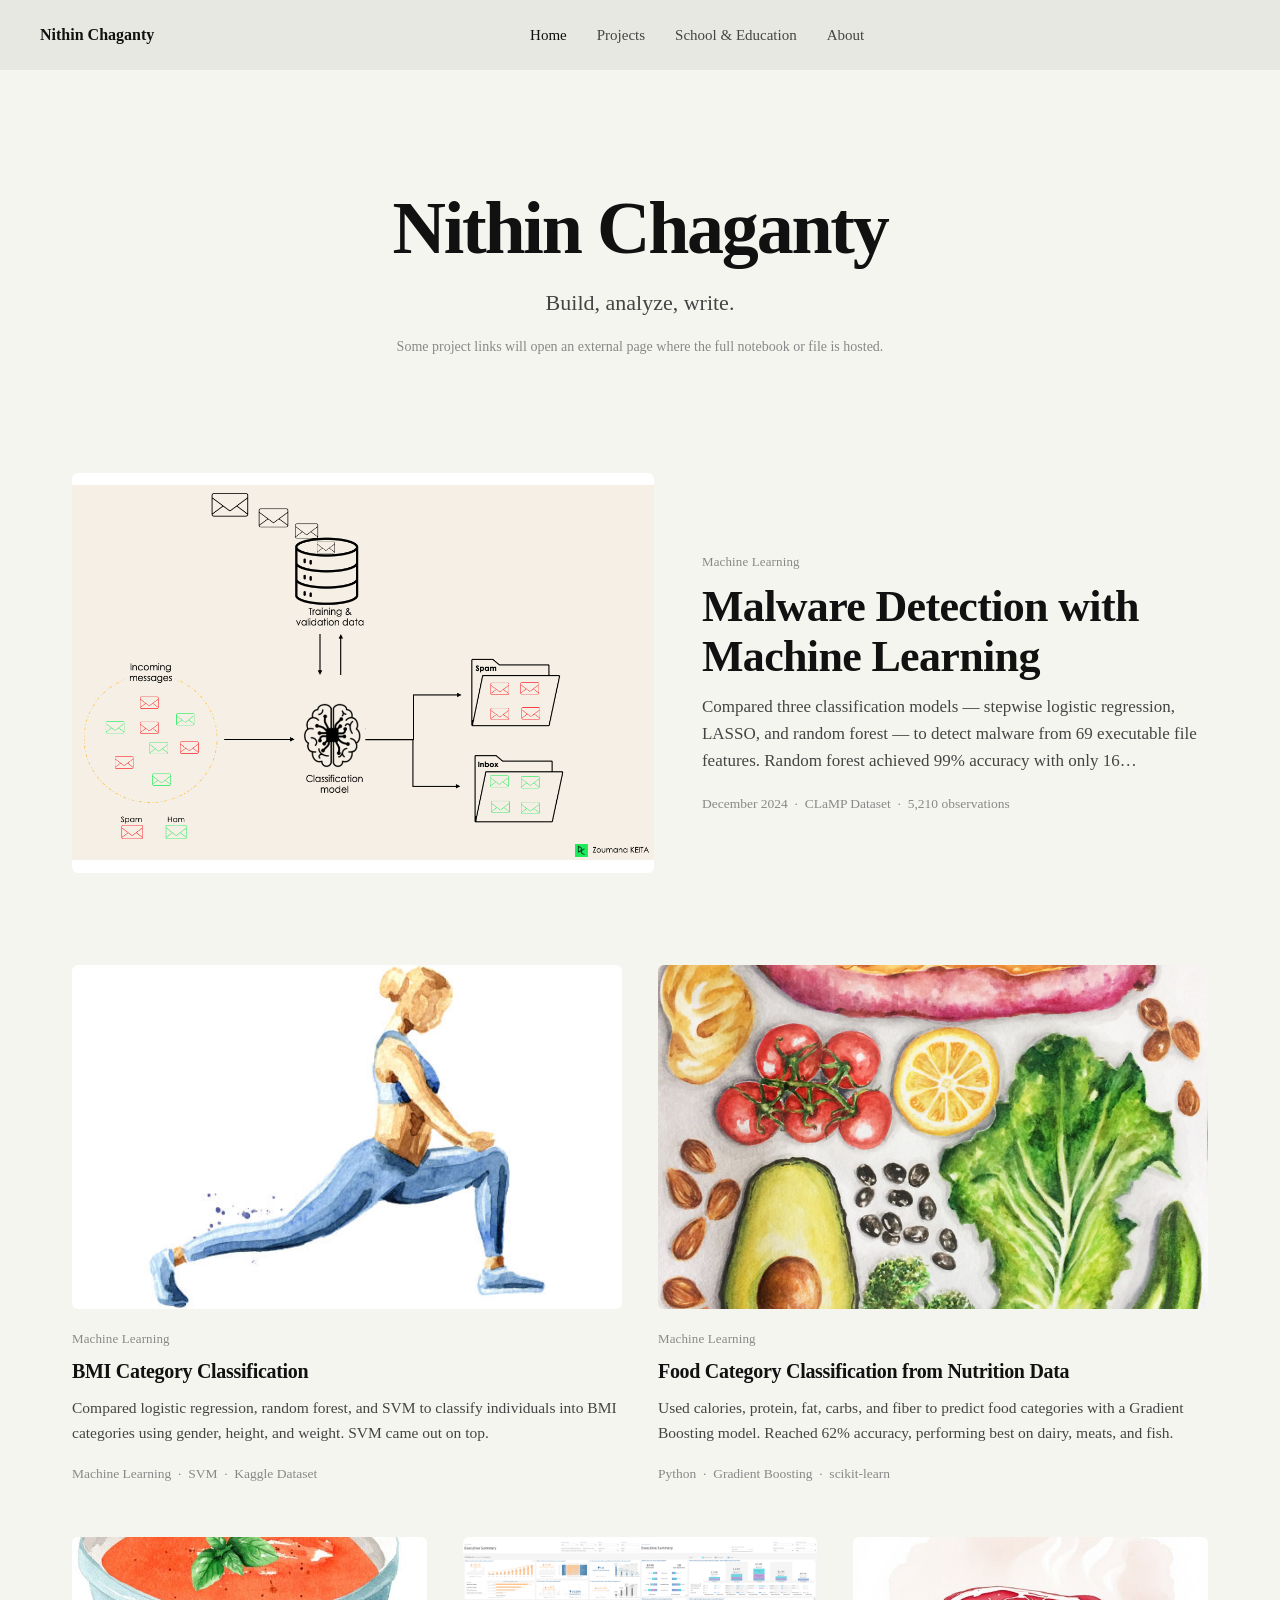
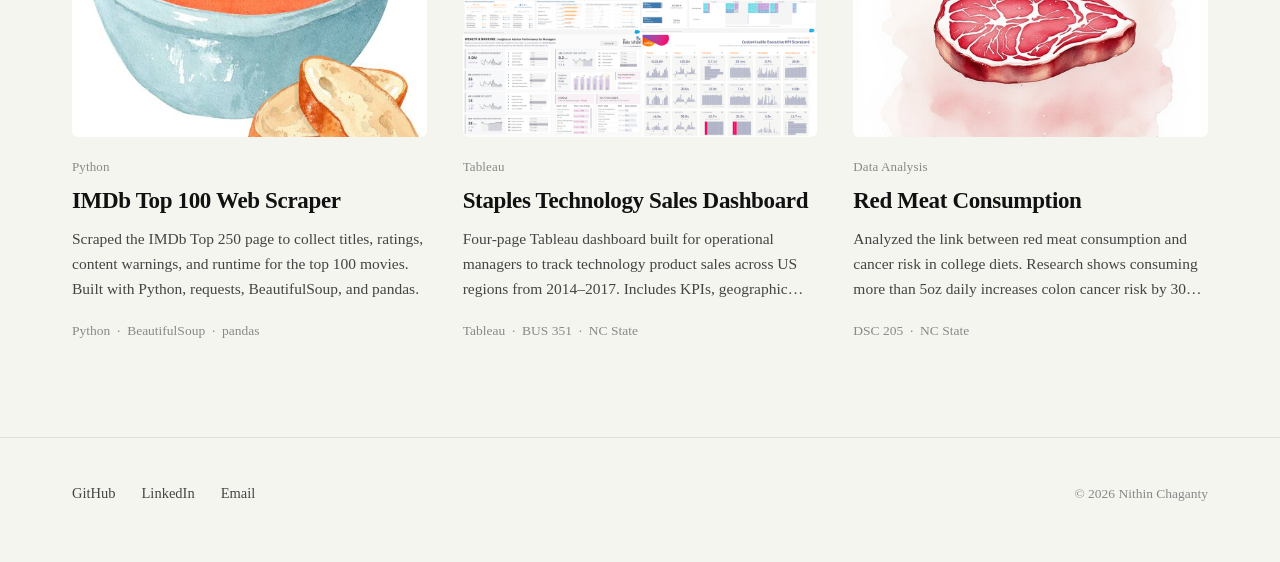
<file: index.html>
<!DOCTYPE html>
<html lang="en">
<head>
<meta charset="UTF-8">
<meta name="viewport" content="width=device-width, initial-scale=1.0">
<title>Nithin Chaganty — Machine Learning &amp; Data Science</title>
<meta name="description" content="Machine learning and data science projects, plus writing on things I find interesting.">
<link rel="stylesheet" href="style.css">
</head>
<body>

 
<header class="site-header">
  <div class="wrap header-inner">
    <a href="index.html" style="font-size:16px; font-weight:700; color:var(--text); text-decoration:none; white-space:nowrap;">Nithin Chaganty</a>
      <nav class="nav" id="nav">
      <a href="index.html">Home</a>
      <a href="projects.html">Projects</a>
      <a href="school.html">School &amp; Education</a>
      <a href="about.html">About</a>
    </nav>
    <div class="header-actions">
      <button class="nav-toggle" aria-label="Toggle navigation" aria-expanded="false" aria-controls="nav">☰</button>
      <button class="btn-subscribe" data-subscribe-open>Subscribe</button>
    </div>
  </div>
</header>

<main>
  

  
<section class="hero">
    <div class="wrap">
      <h1>Nithin Chaganty</h1>
      <p class="hero-tagline">Build, analyze, write.</p>
      <p style="font-size:14px; color:var(--text-muted); margin-top:16px;">Some project links will open an external page where the full notebook or file is hosted.</p>
    </div>
  </section>

  <div class="wrap">

    <!-- TIER 1 — Featured (biggest) -->
    <article class="featured">
      <div class="thumb">
        <a href="https://github.com/Nithin-Chaganty/malware-detection-ml/blob/main/malware_detection_ml.ipynb" target="_blank" rel="noopener">
          <img src="images/66a2f1ebb5b625f74538ba66_668f07755b189f5d269ae3f2_Machine_learning_classification_illustration_for_the_email_a993b8df37.png" alt="Malware Detection Project">
        </a>
      </div>
      <div>
        <p class="post-eyebrow">Machine Learning</p>
        <a class="post-title-link" href="https://github.com/Nithin-Chaganty/malware-detection-ml/blob/main/malware_detection_ml.ipynb" target="_blank" rel="noopener">
          <h2 class="post-title">Malware Detection with Machine Learning</h2>
        </a>
        <p class="post-excerpt">Compared three classification models — stepwise logistic regression, LASSO, and random forest — to detect malware from 69 executable file features. Random forest achieved 99% accuracy with only 16 misclassifications out of 1,563 test files.</p>
        <p class="post-meta">December 2024 &nbsp;·&nbsp; CLaMP Dataset &nbsp;·&nbsp; 5,210 observations</p>
      </div>
    </article>

    <!-- TIER 2 — Medium (2 col) -->
    <div class="feed-medium">

      <article class="post-card">
        <div class="thumb">
          <a href="https://github.com/Nithin-Chaganty/bmi-classification-ml/blob/main/FinalReport.ipynb" target="_blank" rel="noopener">
            <img src="images/istockphoto-1091779810-612x612.jpg" alt="BMI Classification Project" onerror="this.parentElement.innerHTML='&lt;span class=thumb-placeholder&gt;&lt;/span&gt;'">
          </a>
        </div>
        <p class="post-eyebrow">Machine Learning</p>
        <a class="post-title-link" href="https://github.com/Nithin-Chaganty/bmi-classification-ml/blob/main/FinalReport.ipynb" target="_blank" rel="noopener">
          <h2 class="post-title">BMI Category Classification</h2>
        </a>
        <p class="post-excerpt">Compared logistic regression, random forest, and SVM to classify individuals into BMI categories using gender, height, and weight. SVM came out on top.</p>
        <p class="post-meta">Machine Learning &nbsp;·&nbsp; SVM &nbsp;·&nbsp; Kaggle Dataset</p>
      </article>

      <article class="post-card">
        <div class="thumb">
          <a href="https://github.com/Nithin-Chaganty/food-nutrition-classification/blob/main/DSA201FinalProject.ipynb" target="_blank" rel="noopener">
            <img src="images/watercolor-healthy-food_orig.jpg" alt="Food Nutrition Classification" onerror="this.parentElement.innerHTML='&lt;span class=thumb-placeholder&gt;&lt;/span&gt;'">
          </a>
        </div>
        <p class="post-eyebrow">Machine Learning</p>
        <a class="post-title-link" href="https://github.com/Nithin-Chaganty/food-nutrition-classification/blob/main/DSA201FinalProject.ipynb" target="_blank" rel="noopener">
          <h2 class="post-title">Food Category Classification from Nutrition Data</h2>
        </a>
        <p class="post-excerpt">Used calories, protein, fat, carbs, and fiber to predict food categories with a Gradient Boosting model. Reached 62% accuracy, performing best on dairy, meats, and fish.</p>
        <p class="post-meta">Python &nbsp;·&nbsp; Gradient Boosting &nbsp;·&nbsp; scikit-learn</p>
      </article>

    </div>

    <!-- TIER 3 — Small (3 col grid) -->
    <div class="feed">

      <article class="post-card">
        <div class="thumb">
          <a href="https://nbviewer.org/github/Nithin-Chaganty/imdb-top-100-webscraper/blob/main/Webscraping.ipynb" target="_blank" rel="noopener">
            <img src="images/istockphoto-2164151690-612x612.jpg" alt="IMDb Web Scraper" onerror="this.parentElement.innerHTML='&lt;span class=thumb-placeholder&gt;&lt;/span&gt;'">
          </a>
        </div>
        <p class="post-eyebrow">Python</p>
        <a class="post-title-link" href="https://nbviewer.org/github/Nithin-Chaganty/imdb-top-100-webscraper/blob/main/Webscraping.ipynb" target="_blank" rel="noopener">
          <h2 class="post-title">IMDb Top 100 Web Scraper</h2>
        </a>
        <p class="post-excerpt">Scraped the IMDb Top 250 page to collect titles, ratings, content warnings, and runtime for the top 100 movies. Built with Python, requests, BeautifulSoup, and pandas.</p>
        <p class="post-meta">Python &nbsp;·&nbsp; BeautifulSoup &nbsp;·&nbsp; pandas</p>
      </article>
     
<article class="post-card">
  <div class="thumb">
    <a href="staples-dashboard.html">
      <img src="images/Accelerators Collage.png" alt="Staples Dashboard" onerror="this.parentElement.innerHTML='&lt;span class=thumb-placeholder&gt;&lt;/span&gt;'">
    </a>
  </div>
  <p class="post-eyebrow">Tableau</p>
  <a class="post-title-link" href="staples-dashboard.html">
    <h2 class="post-title">Staples Technology Sales Dashboard</h2>
  </a>
  <p class="post-excerpt">Four-page Tableau dashboard built for operational managers to track technology product sales across US regions from 2014–2017. Includes KPIs, geographic maps, and profit analysis.</p>
  <p class="post-meta">Tableau &nbsp;·&nbsp; BUS 351 &nbsp;·&nbsp; NC State</p>
</article>

<article class="post-card">
  <div class="thumb">
    <a href="redmeat.html">
      <img src="images/watercolor-steak-art-stockcake.jpg" alt="Red Meat Consumption" onerror="this.parentElement.innerHTML='&lt;span class=thumb-placeholder&gt;&lt;/span&gt;'">
    </a>
  </div>
  <p class="post-eyebrow">Data Analysis</p>
  <a class="post-title-link" href="redmeat.html">
    <h2 class="post-title">Red Meat Consumption</h2>
  </a>
  <p class="post-excerpt">Analyzed the link between red meat consumption and cancer risk in college diets. Research shows consuming more than 5oz daily increases colon cancer risk by 30% — with effects that accumulate silently over time.</p>
  <p class="post-meta">DSC 205 &nbsp;·&nbsp; NC State</p>
</article>
     
    </div>
  </div>
</main>

<footer class="site-footer">
  <div class="wrap footer-inner">
    <div class="footer-links">
      <a href="https://github.com/Nithin-Chaganty" target="_blank" rel="noopener">GitHub</a>
      <a href="https://linkedin.com/in/nithin-chaganty" target="_blank" rel="noopener">LinkedIn</a>
      <a href="mailto:you@example.com">Email</a>
    </div>
    <p class="footer-copy">© 2026 Nithin Chaganty</p>
  </div>
</footer>

 
<div class="modal-backdrop" id="subscribe-modal" role="dialog" aria-modal="true" aria-labelledby="subscribe-title">
  <div class="modal">
    <button class="modal-close" data-subscribe-close aria-label="Close">&times;</button>
    <h2 id="subscribe-title">Get new posts by email</h2>
    <p>New projects and writing, sent when I publish. No spam.</p>
    <form action="https://formspree.io/f/YOUR_FORM_ID" method="POST">
      <input type="email" name="email" placeholder="name@example.com" required aria-label="Email address">
      <button type="submit" class="btn-subscribe">Subscribe</button>
    </form>
    <p class="modal-note">Unsubscribe anytime.</p>
  </div>
</div>

<script src="script.js"></script>
</body>
</html>
</file>
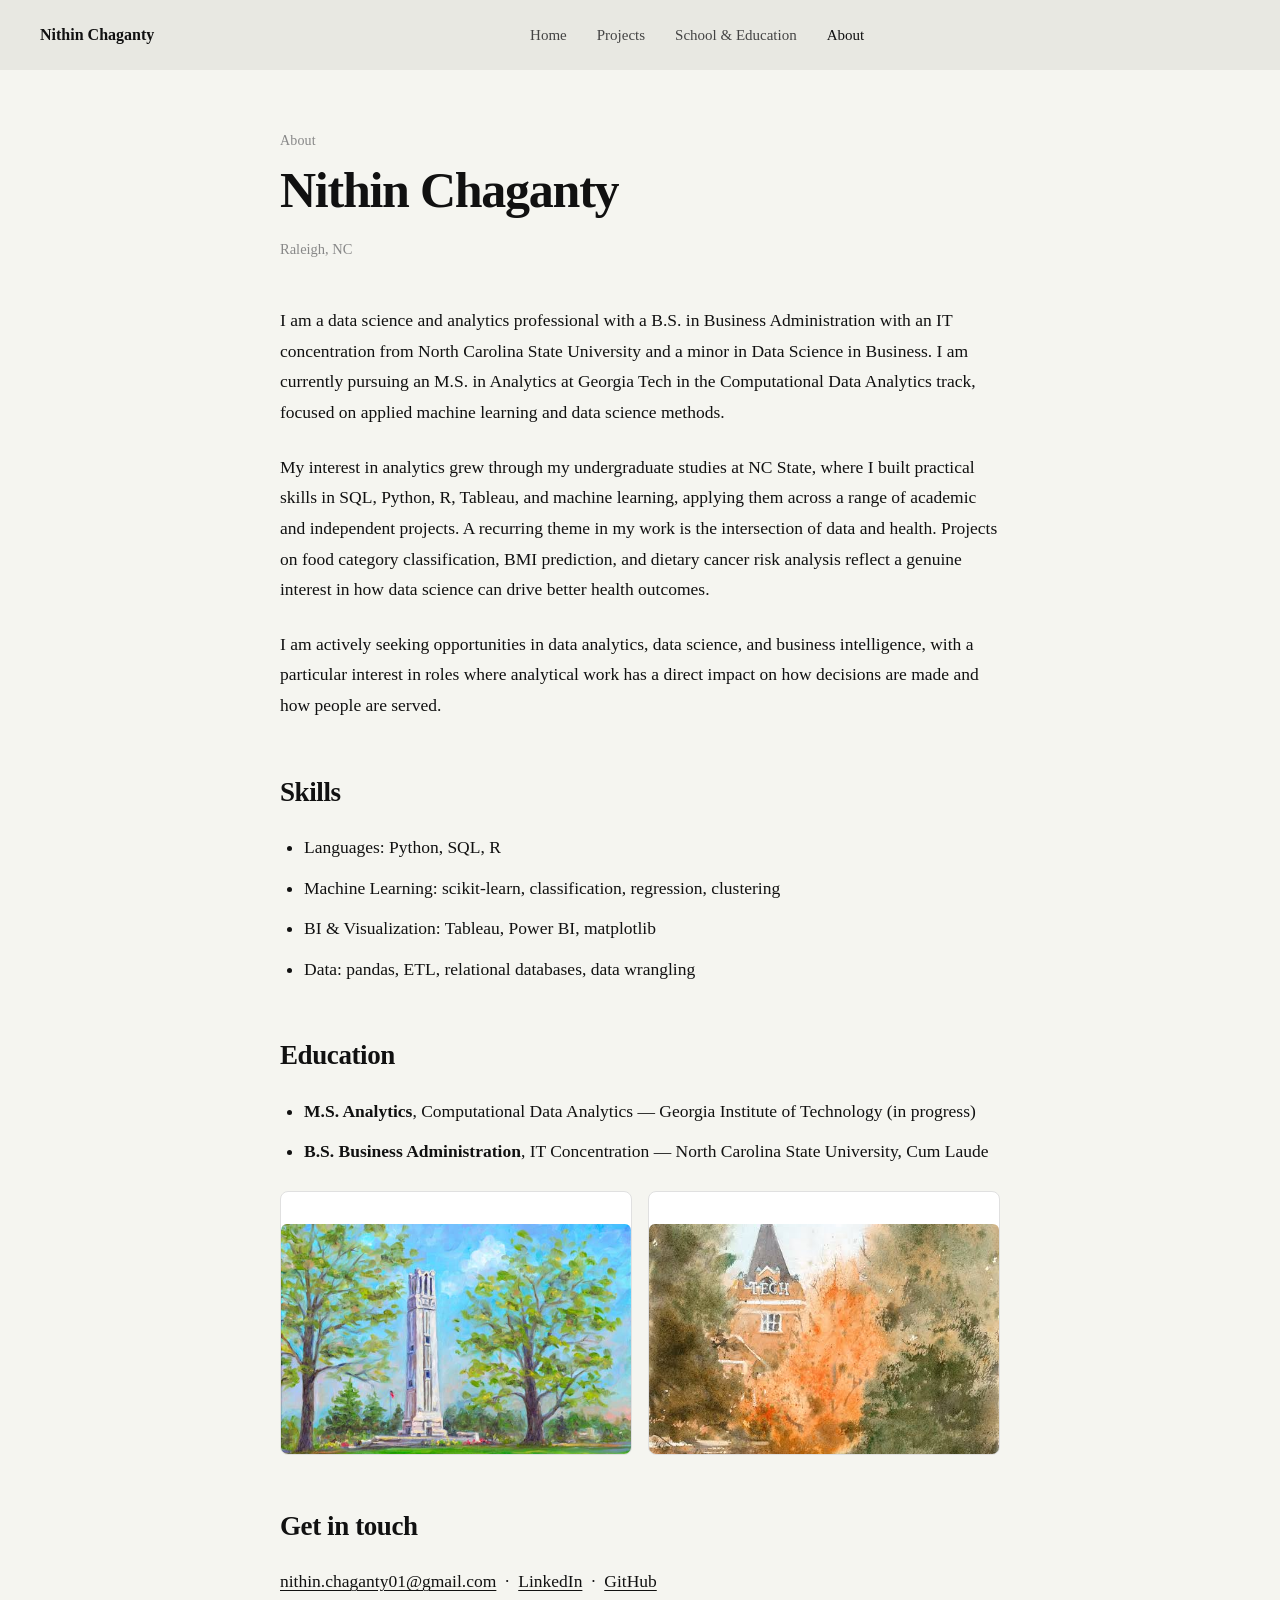
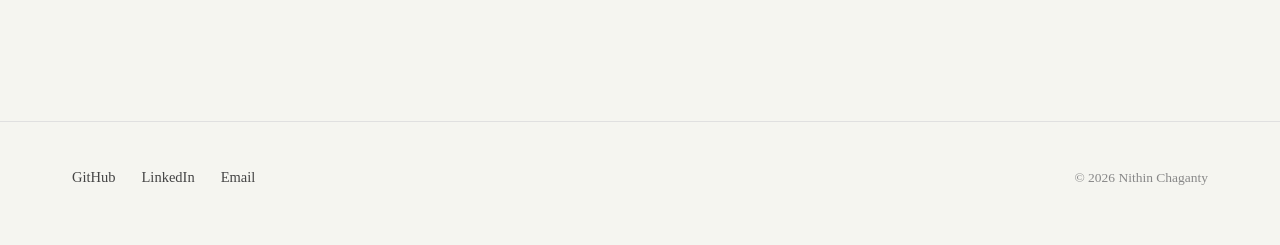
<file: about.html>
<!DOCTYPE html>
<html lang="en">
<head>
<meta charset="UTF-8">
<meta name="viewport" content="width=device-width, initial-scale=1.0">
<title>About — Nithin Chaganty</title>
<meta name="description" content="About Nithin Chaganty — data science, analytics, and machine learning.">
<link rel="stylesheet" href="style.css">
</head>
<body>

<header class="site-header">
  <div class="wrap header-inner">
    <a href="index.html" style="font-size:16px; font-weight:700; color:var(--text); text-decoration:none; white-space:nowrap;">Nithin Chaganty</a>
      <nav class="nav" id="nav">
      <a href="index.html">Home</a>
      <a href="projects.html">Projects</a>
      <a href="school.html">School &amp; Education</a>
      <a href="about.html">About</a>
    </nav>
    <div class="header-actions">
      <button class="nav-toggle" aria-label="Toggle navigation" aria-expanded="false" aria-controls="nav">☰</button>
    </div>
  </div>
</header>

<main>
  <div class="wrap">
    <article class="article">

      <header class="article-head">
        <p class="post-eyebrow">About</p>
        <h1>Nithin Chaganty</h1>
        <p class="post-meta">Raleigh, NC</p>
      </header>

      <div class="article-body">

<p>I am a data science and analytics professional with a B.S. in Business Administration with an IT concentration from North Carolina State University and a minor in Data Science in Business. I am currently pursuing an M.S. in Analytics at Georgia Tech in the Computational Data Analytics track, focused on applied machine learning and data science methods.</p>

        <p>My interest in analytics grew through my undergraduate studies at NC State, where I built practical skills in SQL, Python, R, Tableau, and machine learning, applying them across a range of academic and independent projects. A recurring theme in my work is the intersection of data and health. Projects on food category classification, BMI prediction, and dietary cancer risk analysis reflect a genuine interest in how data science can drive better health outcomes.</p>

        <p>I am actively seeking opportunities in data analytics, data science, and business intelligence, with a particular interest in roles where analytical work has a direct impact on how decisions are made and how people are served.</p>

        <h2>Skills</h2>
        <ul>
          <li>Languages: Python, SQL, R</li>
          <li>Machine Learning: scikit-learn, classification, regression, clustering</li>
          <li>BI & Visualization: Tableau, Power BI, matplotlib</li>
          <li>Data: pandas, ETL, relational databases, data wrangling</li>
        </ul>

        <h2>Education</h2>
        <ul>
          <li><strong>M.S. Analytics</strong>, Computational Data Analytics — Georgia Institute of Technology (in progress)</li>
          <li><strong>B.S. Business Administration</strong>, IT Concentration — North Carolina State University, Cum Laude</li>
        </ul>

     
        <div style="display:grid; grid-template-columns:1fr 1fr; gap:16px; margin-bottom:32px;">
          <div style="aspect-ratio:4/3; border-radius:8px; overflow:hidden; background:var(--bg-raised); border:1px solid var(--border);">
            <img src="images/NCSU_Bell_Tower__Oil-Painting-canvas.jpg" alt="NC State" style="width:100%; height:100%; object-fit:cover;" onerror="this.style.display='none'">
          </div>
          <div style="aspect-ratio:4/3; border-radius:8px; overflow:hidden; background:var(--bg-raised); border:1px solid var(--border);">
            <img src="images/images.jpeg" alt="Georgia Tech" style="width:100%; height:100%; object-fit:cover;" onerror="this.style.display='none'">
          </div>
        </div>

        <h2>Get in touch</h2>
        <p>
          <a href="mailto:nithin.chaganty01@gmail.com">nithin.chaganty01@gmail.com</a> &nbsp;·&nbsp;
          <a href="https://linkedin.com/in/nithin-chaganty" target="_blank" rel="noopener">LinkedIn</a> &nbsp;·&nbsp;
          <a href="https://github.com/Nithin-Chaganty" target="_blank" rel="noopener">GitHub</a>
        </p>

      </div>

    </article>
  </div>
</main>

<footer class="site-footer">
  <div class="wrap footer-inner">
    <div class="footer-links">
      <a href="https://github.com/Nithin-Chaganty" target="_blank" rel="noopener">GitHub</a>
      <a href="https://linkedin.com/in/nithin-chaganty" target="_blank" rel="noopener">LinkedIn</a>
      <a href="mailto:nithin.chaganty01@gmail.com">Email</a>
    </div>
    <p class="footer-copy">© 2026 Nithin Chaganty</p>
  </div>
</footer>

<script src="script.js"></script>
</body>
</html>
</file>
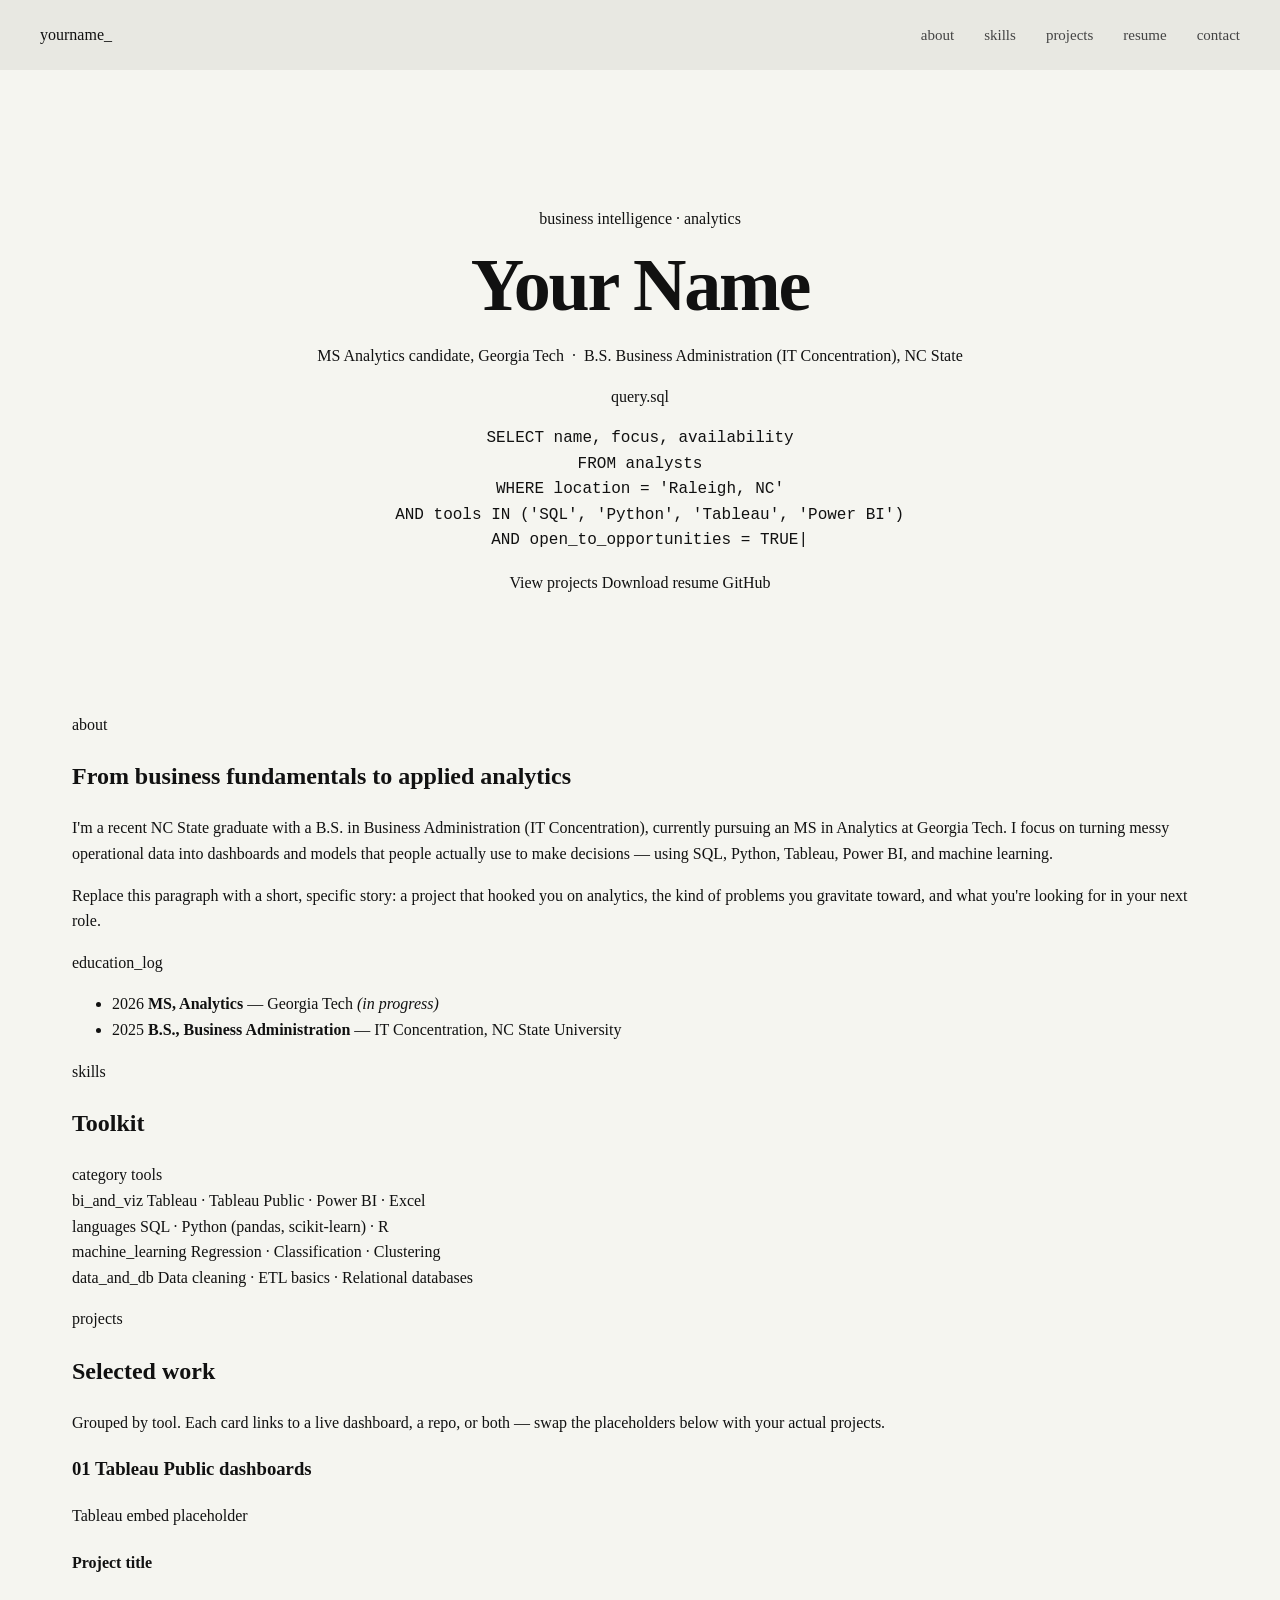
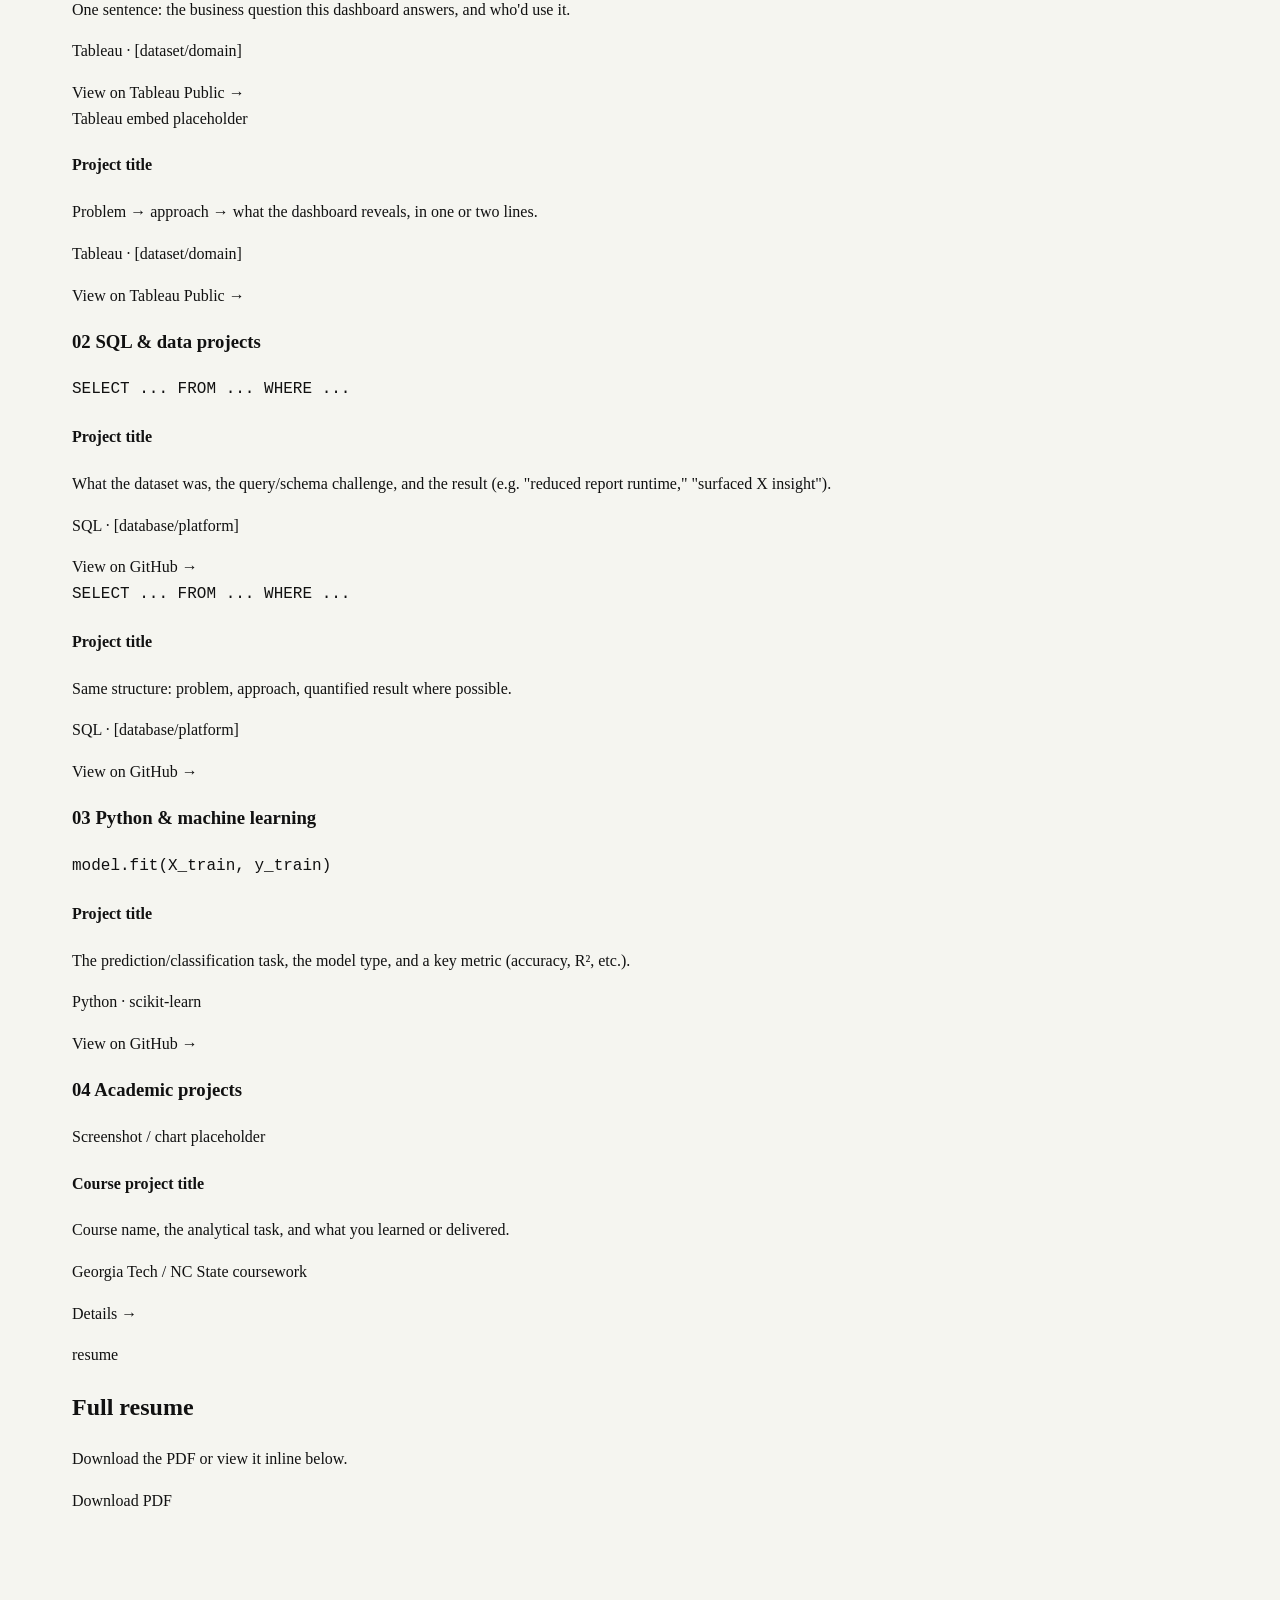
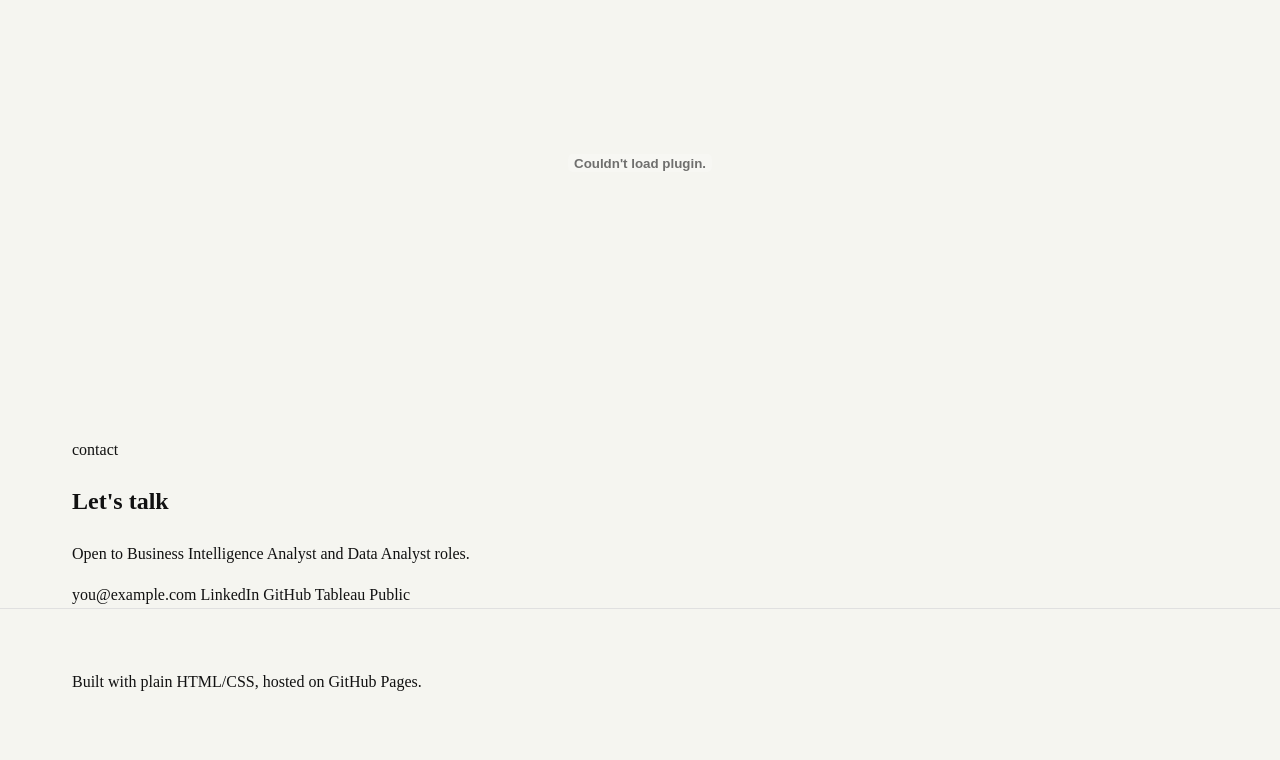
<file: index (4).html>
<!DOCTYPE html>
<html lang="en">
<head>
<meta charset="UTF-8">
<meta name="viewport" content="width=device-width, initial-scale=1.0">
<title>Your Name — Business Intelligence &amp; Analytics</title>
<meta name="description" content="Portfolio of Your Name — BI Analyst, MS Analytics candidate at Georgia Tech. Tableau, SQL, Python, and machine learning projects.">
<link rel="preconnect" href="https://fonts.googleapis.com">
<link rel="preconnect" href="https://fonts.gstatic.com" crossorigin>
<link href="https://fonts.googleapis.com/css2?family=IBM+Plex+Mono:wght@400;500;600&family=IBM+Plex+Sans:wght@400;500;600;700&display=swap" rel="stylesheet">
<link rel="stylesheet" href="style.css">
</head>
<body>

<div class="grain"></div>

<header class="site-header">
  <div class="wrap header-inner">
    <a href="#top" class="logo">yourname<span class="cursor-dot">_</span></a>
    <nav class="nav">
      <a href="#about">about</a>
      <a href="#skills">skills</a>
      <a href="#projects">projects</a>
      <a href="#resume">resume</a>
      <a href="#contact">contact</a>
    </nav>
  </div>
</header>

<main id="top">

  <!-- ============ HERO ============ -->
  <section class="hero">
    <div class="wrap">
      <p class="eyebrow">business intelligence · analytics</p>
      <h1>Your Name</h1>
      <p class="hero-sub">MS Analytics candidate, Georgia Tech &nbsp;·&nbsp; B.S. Business Administration (IT Concentration), NC State</p>

      <div class="query-bar" aria-hidden="false">
        <div class="query-bar-top">
          <span class="dot d1"></span><span class="dot d2"></span><span class="dot d3"></span>
          <span class="query-bar-label">query.sql</span>
        </div>
        <pre class="query-bar-body"><code><span class="kw">SELECT</span> name, focus, availability
<span class="kw">FROM</span> analysts
<span class="kw">WHERE</span> location = <span class="str">'Raleigh, NC'</span>
  <span class="kw">AND</span> tools <span class="kw">IN</span> (<span class="str">'SQL'</span>, <span class="str">'Python'</span>, <span class="str">'Tableau'</span>, <span class="str">'Power BI'</span>)
  <span class="kw">AND</span> open_to_opportunities = <span class="str">TRUE</span><span class="type-cursor">|</span></code></pre>
      </div>

      <div class="hero-cta">
        <a href="#projects" class="btn btn-primary">View projects</a>
        <a href="resume.pdf" class="btn btn-ghost">Download resume</a>
        <a href="https://github.com/yourusername" class="btn btn-ghost" target="_blank" rel="noopener">GitHub</a>
      </div>
    </div>
  </section>

  <!-- ============ ABOUT ============ -->
  <section class="section" id="about">
    <div class="wrap two-col">
      <div>
        <p class="section-label">about</p>
        <h2>From business fundamentals to applied analytics</h2>
        <p class="body-text">
          I'm a recent NC State graduate with a B.S. in Business Administration (IT Concentration),
          currently pursuing an MS in Analytics at Georgia Tech. I focus on turning messy operational
          data into dashboards and models that people actually use to make decisions — using SQL,
          Python, Tableau, Power BI, and machine learning.
        </p>
        <p class="body-text">
          <!-- Placeholder: swap in your own 2-3 sentence story — what drew you to analytics,
               what kind of problems you like solving, what you're looking for next. -->
          Replace this paragraph with a short, specific story: a project that hooked you on analytics,
          the kind of problems you gravitate toward, and what you're looking for in your next role.
        </p>
      </div>

      <div class="timeline-card">
        <p class="mono-label">education_log</p>
        <ul class="timeline">
          <li>
            <span class="timeline-date">2026</span>
            <span class="timeline-body"><strong>MS, Analytics</strong> — Georgia Tech <em>(in progress)</em></span>
          </li>
          <li>
            <span class="timeline-date">2025</span>
            <span class="timeline-body"><strong>B.S., Business Administration</strong> — IT Concentration, NC State University</span>
          </li>
        </ul>
      </div>
    </div>
  </section>

  <!-- ============ SKILLS ============ -->
  <section class="section alt" id="skills">
    <div class="wrap">
      <p class="section-label">skills</p>
      <h2>Toolkit</h2>

      <div class="skills-table" role="table" aria-label="Skills by category">
        <div class="skills-row skills-head" role="row">
          <span role="columnheader">category</span>
          <span role="columnheader">tools</span>
        </div>
        <div class="skills-row" role="row">
          <span role="cell" class="mono-label">bi_and_viz</span>
          <span role="cell">Tableau &middot; Tableau Public &middot; Power BI &middot; Excel</span>
        </div>
        <div class="skills-row" role="row">
          <span role="cell" class="mono-label">languages</span>
          <span role="cell">SQL &middot; Python (pandas, scikit-learn) &middot; R <!-- adjust to your actual stack --></span>
        </div>
        <div class="skills-row" role="row">
          <span role="cell" class="mono-label">machine_learning</span>
          <span role="cell">Regression &middot; Classification &middot; Clustering <!-- name your actual coursework/project techniques --></span>
        </div>
        <div class="skills-row" role="row">
          <span role="cell" class="mono-label">data_and_db</span>
          <span role="cell">Data cleaning &middot; ETL basics &middot; Relational databases</span>
        </div>
      </div>
    </div>
  </section>

  <!-- ============ PROJECTS ============ -->
  <section class="section" id="projects">
    <div class="wrap">
      <p class="section-label">projects</p>
      <h2>Selected work</h2>
      <p class="body-text intro-text">
        Grouped by tool. Each card links to a live dashboard, a repo, or both —
        swap the placeholders below with your actual projects.
      </p>

      <!-- Tableau -->
      <h3 class="group-title"><span class="mono-label">01</span> Tableau Public dashboards</h3>
      <div class="card-grid">
        <article class="card">
          <div class="card-media">Tableau embed placeholder</div>
          <div class="card-body">
            <h4>Project title</h4>
            <p>One sentence: the business question this dashboard answers, and who'd use it.</p>
            <p class="card-meta">Tableau · [dataset/domain]</p>
            <a href="#" class="card-link">View on Tableau Public →</a>
          </div>
        </article>
        <article class="card">
          <div class="card-media">Tableau embed placeholder</div>
          <div class="card-body">
            <h4>Project title</h4>
            <p>Problem → approach → what the dashboard reveals, in one or two lines.</p>
            <p class="card-meta">Tableau · [dataset/domain]</p>
            <a href="#" class="card-link">View on Tableau Public →</a>
          </div>
        </article>
      </div>

      <!-- SQL -->
      <h3 class="group-title"><span class="mono-label">02</span> SQL &amp; data projects</h3>
      <div class="card-grid">
        <article class="card">
          <div class="card-media code-media"><code>SELECT ... FROM ... WHERE ...</code></div>
          <div class="card-body">
            <h4>Project title</h4>
            <p>What the dataset was, the query/schema challenge, and the result (e.g. "reduced report runtime," "surfaced X insight").</p>
            <p class="card-meta">SQL · [database/platform]</p>
            <a href="https://github.com/yourusername/repo" class="card-link" target="_blank" rel="noopener">View on GitHub →</a>
          </div>
        </article>
        <article class="card">
          <div class="card-media code-media"><code>SELECT ... FROM ... WHERE ...</code></div>
          <div class="card-body">
            <h4>Project title</h4>
            <p>Same structure: problem, approach, quantified result where possible.</p>
            <p class="card-meta">SQL · [database/platform]</p>
            <a href="https://github.com/yourusername/repo" class="card-link" target="_blank" rel="noopener">View on GitHub →</a>
          </div>
        </article>
      </div>

      <!-- Python / ML -->
      <h3 class="group-title"><span class="mono-label">03</span> Python &amp; machine learning</h3>
      <div class="card-grid">
        <article class="card">
          <div class="card-media code-media"><code>model.fit(X_train, y_train)</code></div>
          <div class="card-body">
            <h4>Project title</h4>
            <p>The prediction/classification task, the model type, and a key metric (accuracy, R², etc.).</p>
            <p class="card-meta">Python · scikit-learn</p>
            <a href="https://github.com/yourusername/repo" class="card-link" target="_blank" rel="noopener">View on GitHub →</a>
          </div>
        </article>
      </div>

      <!-- School projects -->
      <h3 class="group-title"><span class="mono-label">04</span> Academic projects</h3>
      <div class="card-grid">
        <article class="card">
          <div class="card-media">Screenshot / chart placeholder</div>
          <div class="card-body">
            <h4>Course project title</h4>
            <p>Course name, the analytical task, and what you learned or delivered.</p>
            <p class="card-meta">Georgia Tech / NC State coursework</p>
            <a href="#" class="card-link">Details →</a>
          </div>
        </article>
      </div>
    </div>
  </section>

  <!-- ============ RESUME ============ -->
  <section class="section alt" id="resume">
    <div class="wrap resume-block">
      <div>
        <p class="section-label">resume</p>
        <h2>Full resume</h2>
        <p class="body-text">Download the PDF or view it inline below.</p>
        <a href="resume.pdf" class="btn btn-primary" download>Download PDF</a>
      </div>
      <div class="resume-embed">
        <!-- Replace resume.pdf with your actual filename, uploaded alongside index.html -->
        <embed src="resume.pdf" type="application/pdf" width="100%" height="500px" />
      </div>
    </div>
  </section>

  <!-- ============ CONTACT ============ -->
  <section class="section" id="contact">
    <div class="wrap contact-block">
      <p class="section-label">contact</p>
      <h2>Let's talk</h2>
      <p class="body-text">Open to Business Intelligence Analyst and Data Analyst roles.</p>
      <div class="contact-links">
        <a href="mailto:you@example.com">you@example.com</a>
        <a href="https://linkedin.com/in/yourusername" target="_blank" rel="noopener">LinkedIn</a>
        <a href="https://github.com/yourusername" target="_blank" rel="noopener">GitHub</a>
        <a href="https://public.tableau.com/app/profile/yourusername" target="_blank" rel="noopener">Tableau Public</a>
      </div>
    </div>
  </section>

</main>

<footer class="site-footer">
  <div class="wrap">
    <p>Built with plain HTML/CSS, hosted on GitHub Pages.</p>
  </div>
</footer>

<script src="script.js"></script>
</body>
</html>
</file>
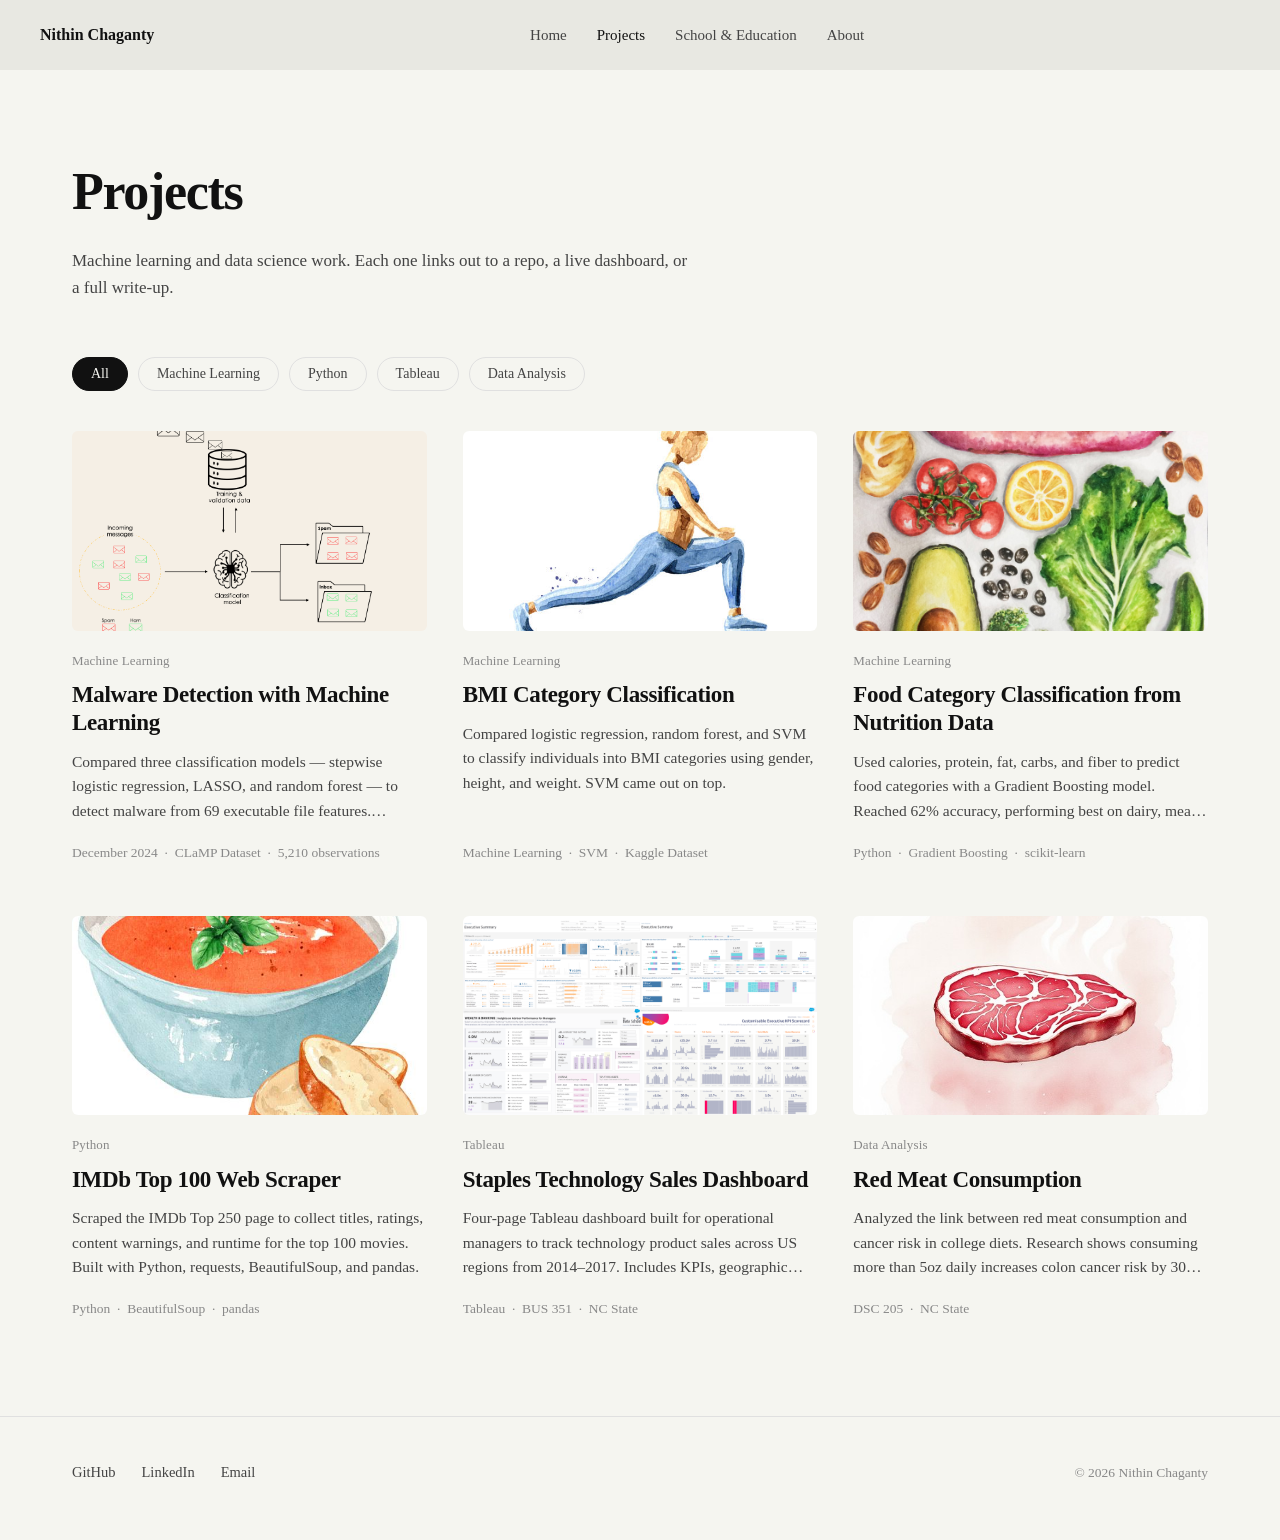
<file: projects.html>
<!DOCTYPE html>
<html lang="en">
<head>
<meta charset="UTF-8">
<meta name="viewport" content="width=device-width, initial-scale=1.0">
<title>Projects — Nithin Chaganty</title>
<meta name="description" content="Machine learning and data science projects by Nithin Chaganty.">
<link rel="stylesheet" href="style.css">
</head>
<body>

<header class="site-header">
  <div class="wrap header-inner">
    <a href="index.html" style="font-size:16px; font-weight:700; color:var(--text); text-decoration:none; white-space:nowrap;">Nithin Chaganty</a>
      <nav class="nav" id="nav">
      <a href="index.html">Home</a>
      <a href="projects.html">Projects</a>
      <a href="school.html">School &amp; Education</a>
      <a href="about.html">About</a>
    </nav>
    <div class="header-actions">
      <button class="nav-toggle" aria-label="Toggle navigation" aria-expanded="false" aria-controls="nav">☰</button>
      <button class="btn-subscribe" data-subscribe-open>Subscribe</button>
    </div>
  </div>
</header>

<main>
  <section class="page-head">
    <div class="wrap">
      <h1>Projects</h1>
      <p>Machine learning and data science work. Each one links out to a repo, a live dashboard, or a full write-up.</p>
    </div>
  </section>

  <div class="wrap">
    <div class="filters">
      <button class="chip is-active" data-filter="all">All</button>
      <button class="chip" data-filter="ml">Machine Learning</button>
      <button class="chip" data-filter="python">Python</button>
      <button class="chip" data-filter="tableau">Tableau</button>
      <button class="chip" data-filter="analysis">Data Analysis</button>
    </div>

    <div class="feed">

      <article class="post-card" data-tags="ml">
        <div class="thumb">
          <a href="https://github.com/Nithin-Chaganty/malware-detection-ml/blob/main/malware_detection_ml.ipynb" target="_blank" rel="noopener">
            <img src="images/66a2f1ebb5b625f74538ba66_668f07755b189f5d269ae3f2_Machine_learning_classification_illustration_for_the_email_a993b8df37.png" alt="Malware Detection" onerror="this.parentElement.innerHTML='&lt;span class=thumb-placeholder&gt;&lt;/span&gt;'">
          </a>
        </div>
        <p class="post-eyebrow">Machine Learning</p>
        <a class="post-title-link" href="https://github.com/Nithin-Chaganty/malware-detection-ml/blob/main/malware_detection_ml.ipynb" target="_blank" rel="noopener">
          <h2 class="post-title">Malware Detection with Machine Learning</h2>
        </a>
        <p class="post-excerpt">Compared three classification models — stepwise logistic regression, LASSO, and random forest — to detect malware from 69 executable file features. Random forest achieved 99% accuracy with only 16 misclassifications out of 1,563 test files.</p>
        <p class="post-meta">December 2024 &nbsp;·&nbsp; CLaMP Dataset &nbsp;·&nbsp; 5,210 observations</p>
      </article>

      <article class="post-card" data-tags="ml">
        <div class="thumb">
          <a href="https://github.com/Nithin-Chaganty/bmi-classification-ml/blob/main/FinalReport.ipynb" target="_blank" rel="noopener">
            <img src="images/istockphoto-1091779810-612x612.jpg" alt="BMI Classification" onerror="this.parentElement.innerHTML='&lt;span class=thumb-placeholder&gt;&lt;/span&gt;'">
          </a>
        </div>
        <p class="post-eyebrow">Machine Learning</p>
        <a class="post-title-link" href="https://github.com/Nithin-Chaganty/bmi-classification-ml/blob/main/FinalReport.ipynb" target="_blank" rel="noopener">
          <h2 class="post-title">BMI Category Classification</h2>
        </a>
        <p class="post-excerpt">Compared logistic regression, random forest, and SVM to classify individuals into BMI categories using gender, height, and weight. SVM came out on top.</p>
        <p class="post-meta">Machine Learning &nbsp;·&nbsp; SVM &nbsp;·&nbsp; Kaggle Dataset</p>
      </article>

      <article class="post-card" data-tags="ml">
        <div class="thumb">
          <a href="https://github.com/Nithin-Chaganty/food-nutrition-classification/blob/main/DSA201FinalProject.ipynb" target="_blank" rel="noopener">
            <img src="images/watercolor-healthy-food_orig.jpg" alt="Food Nutrition Classification" onerror="this.parentElement.innerHTML='&lt;span class=thumb-placeholder&gt;&lt;/span&gt;'">
          </a>
        </div>
        <p class="post-eyebrow">Machine Learning</p>
        <a class="post-title-link" href="https://github.com/Nithin-Chaganty/food-nutrition-classification/blob/main/DSA201FinalProject.ipynb" target="_blank" rel="noopener">
          <h2 class="post-title">Food Category Classification from Nutrition Data</h2>
        </a>
        <p class="post-excerpt">Used calories, protein, fat, carbs, and fiber to predict food categories with a Gradient Boosting model. Reached 62% accuracy, performing best on dairy, meats, and fish.</p>
        <p class="post-meta">Python &nbsp;·&nbsp; Gradient Boosting &nbsp;·&nbsp; scikit-learn</p>
      </article>

      <article class="post-card" data-tags="python">
        <div class="thumb">
          <a href="https://nbviewer.org/github/Nithin-Chaganty/imdb-top-100-webscraper/blob/main/Webscraping.ipynb" target="_blank" rel="noopener">
            <img src="images/istockphoto-2164151690-612x612.jpg" alt="IMDb Web Scraper" onerror="this.parentElement.innerHTML='&lt;span class=thumb-placeholder&gt;&lt;/span&gt;'">
          </a>
        </div>
        <p class="post-eyebrow">Python</p>
        <a class="post-title-link" href="https://nbviewer.org/github/Nithin-Chaganty/imdb-top-100-webscraper/blob/main/Webscraping.ipynb" target="_blank" rel="noopener">
          <h2 class="post-title">IMDb Top 100 Web Scraper</h2>
        </a>
        <p class="post-excerpt">Scraped the IMDb Top 250 page to collect titles, ratings, content warnings, and runtime for the top 100 movies. Built with Python, requests, BeautifulSoup, and pandas.</p>
        <p class="post-meta">Python &nbsp;·&nbsp; BeautifulSoup &nbsp;·&nbsp; pandas</p>
      </article>

      <article class="post-card" data-tags="tableau">
        <div class="thumb">
          <a href="staples-dashboard.html">
            <img src="images/Accelerators Collage.png" alt="Staples Dashboard" onerror="this.parentElement.innerHTML='&lt;span class=thumb-placeholder&gt;&lt;/span&gt;'">
          </a>
        </div>
        <p class="post-eyebrow">Tableau</p>
        <a class="post-title-link" href="staples-dashboard.html">
          <h2 class="post-title">Staples Technology Sales Dashboard</h2>
        </a>
        <p class="post-excerpt">Four-page Tableau dashboard built for operational managers to track technology product sales across US regions from 2014–2017. Includes KPIs, geographic maps, and profit analysis.</p>
        <p class="post-meta">Tableau &nbsp;·&nbsp; BUS 351 &nbsp;·&nbsp; NC State</p>
      </article>

      <article class="post-card" data-tags="analysis">
        <div class="thumb">
          <a href="redmeat.html">
            <img src="images/watercolor-steak-art-stockcake.jpg" alt="Red Meat Consumption" onerror="this.parentElement.innerHTML='&lt;span class=thumb-placeholder&gt;&lt;/span&gt;'">
          </a>
        </div>
        <p class="post-eyebrow">Data Analysis</p>
        <a class="post-title-link" href="redmeat.html">
          <h2 class="post-title">Red Meat Consumption</h2>
        </a>
        <p class="post-excerpt">Analyzed the link between red meat consumption and cancer risk in college diets. Research shows consuming more than 5oz daily increases colon cancer risk by 30% — with effects that accumulate silently over time.</p>
        <p class="post-meta">DSC 205 &nbsp;·&nbsp; NC State</p>
      </article>

    </div>
  </div>
</main>

<footer class="site-footer">
  <div class="wrap footer-inner">
    <div class="footer-links">
      <a href="https://github.com/Nithin-Chaganty" target="_blank" rel="noopener">GitHub</a>
      <a href="https://linkedin.com/in/nithin-chaganty" target="_blank" rel="noopener">LinkedIn</a>
      <a href="mailto:you@example.com">Email</a>
    </div>
    <p class="footer-copy">© 2026 Nithin Chaganty</p>
  </div>
</footer>

<div class="modal-backdrop" id="subscribe-modal" role="dialog" aria-modal="true" aria-labelledby="subscribe-title">
  <div class="modal">
    <button class="modal-close" data-subscribe-close aria-label="Close">&times;</button>
    <h2 id="subscribe-title">Get new posts by email</h2>
    <p>New projects and writing, sent when I publish. No spam.</p>
    <form action="https://formspree.io/f/YOUR_FORM_ID" method="POST">
      <input type="email" name="email" placeholder="name@example.com" required aria-label="Email address">
      <button type="submit" class="btn-subscribe">Subscribe</button>
    </form>
    <p class="modal-note">Unsubscribe anytime.</p>
  </div>
</div>

<script src="script.js"></script>
</body>
</html>
</file>
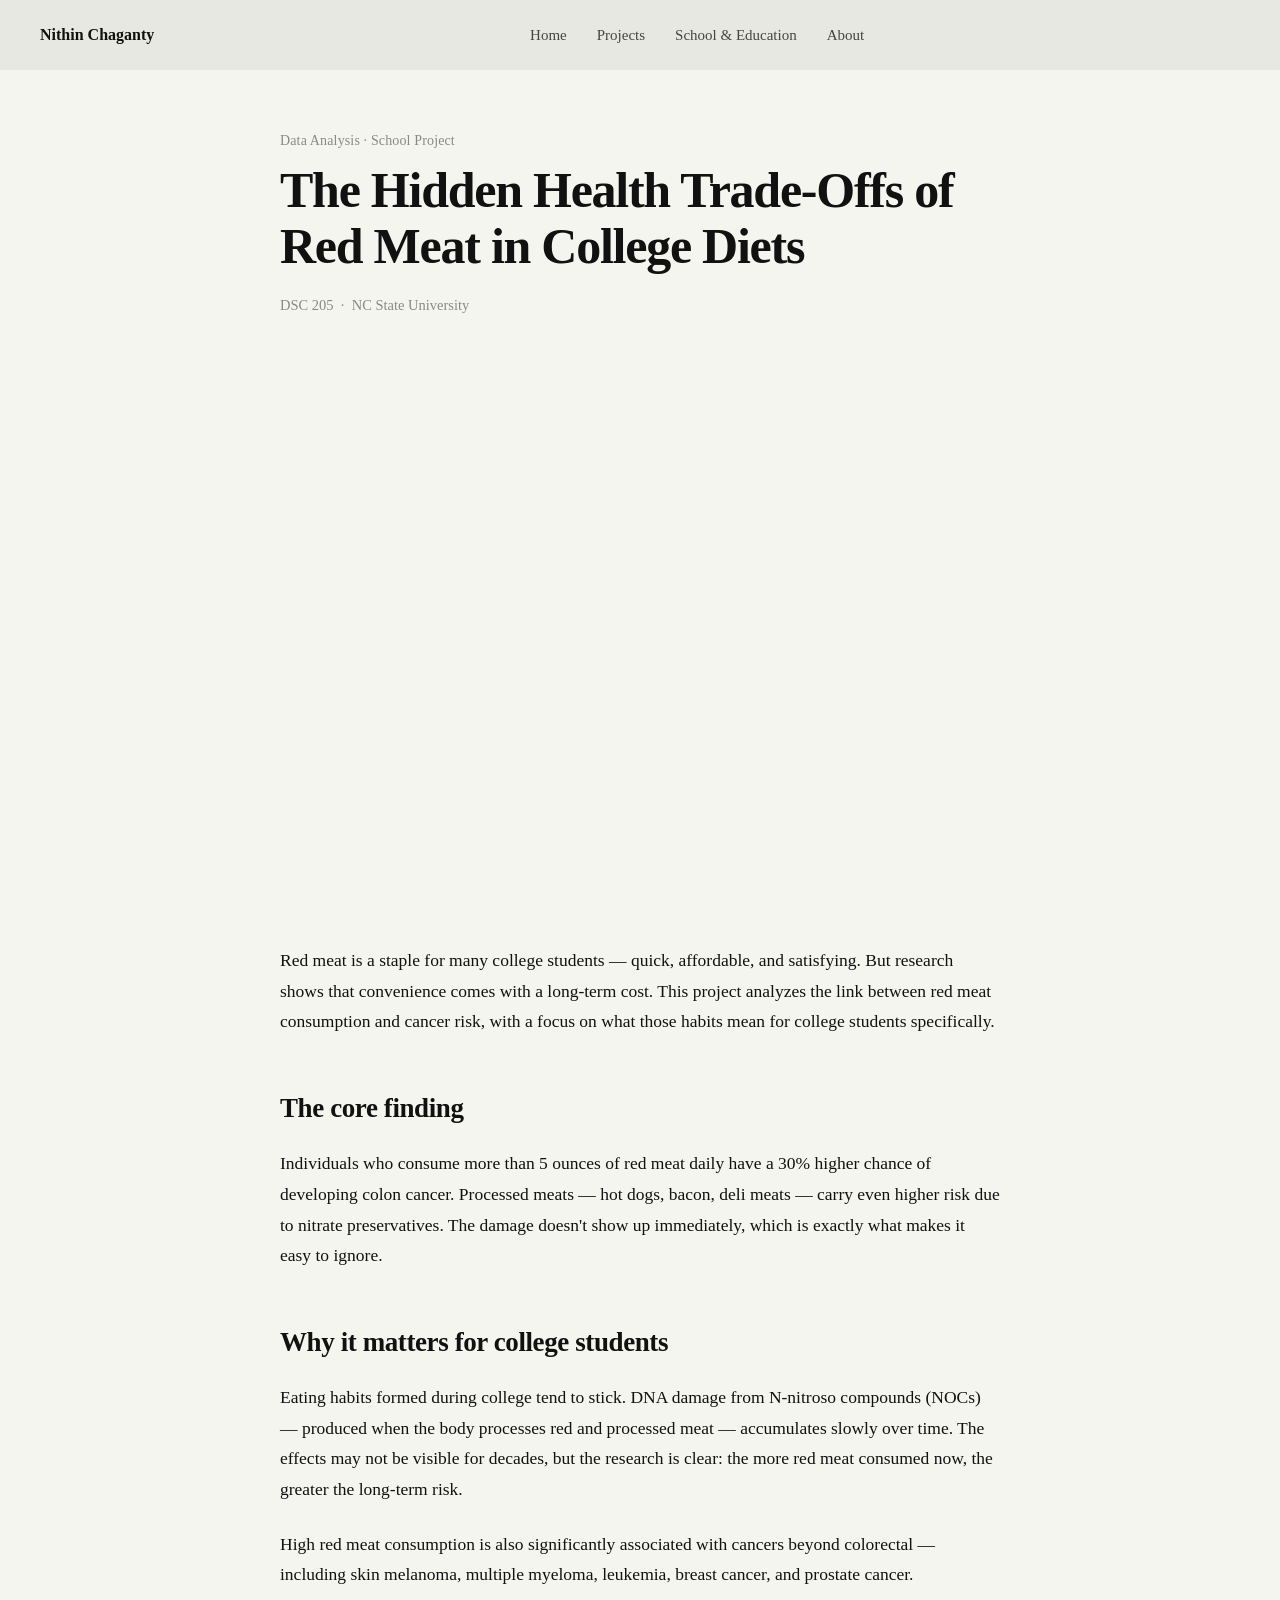
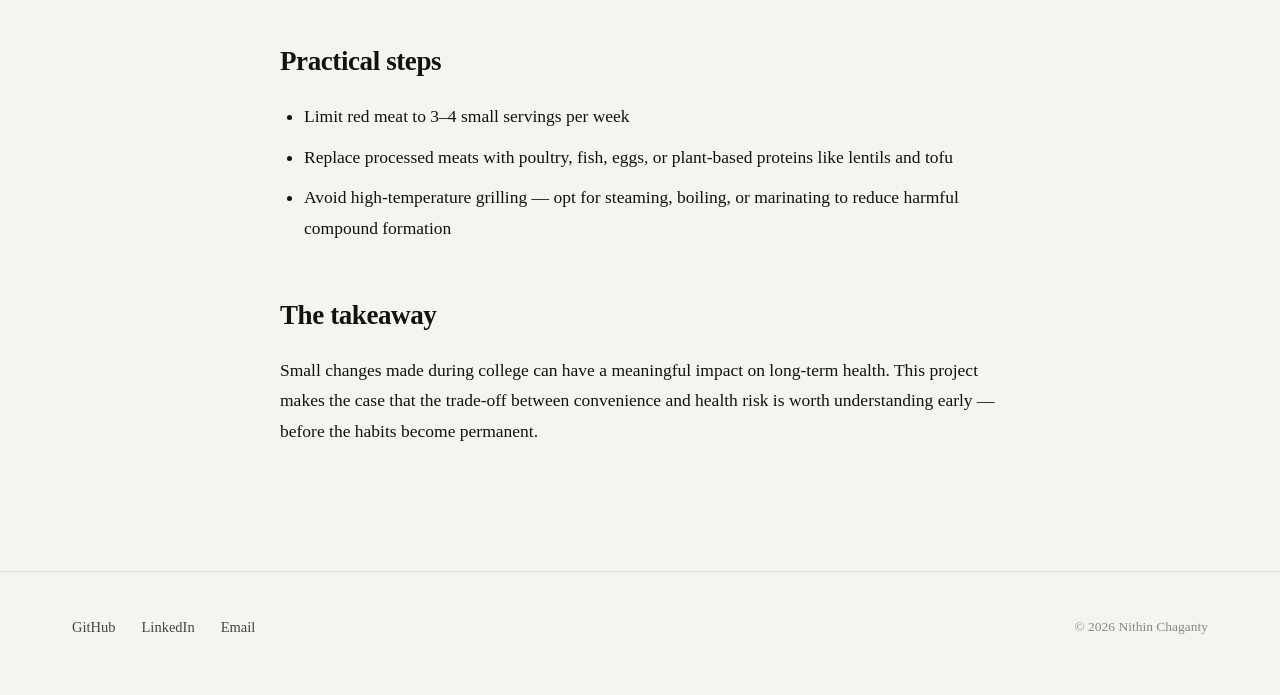
<file: redmeat.html>
<!DOCTYPE html>
<html lang="en">
<head>
<meta charset="UTF-8">
<meta name="viewport" content="width=device-width, initial-scale=1.0">
<title>Red Meat Consumption — Nithin Chaganty</title>
<meta name="description" content="Data analysis on the hidden health trade-offs of red meat in college diets.">
<link rel="stylesheet" href="style.css">
</head>
<body>
  

<header class="site-header">
  <div class="wrap header-inner">
    <a href="index.html" style="font-size:16px; font-weight:700; color:var(--text); text-decoration:none; white-space:nowrap;">Nithin Chaganty</a>
      <nav class="nav" id="nav">
      <a href="index.html">Home</a>
      <a href="projects.html">Projects</a>
      <a href="school.html">School &amp; Education</a>
      <a href="about.html">About</a>
    </nav>
    <div class="header-actions">
      <button class="nav-toggle" aria-label="Toggle navigation" aria-expanded="false" aria-controls="nav">☰</button>
      <button class="btn-subscribe" data-subscribe-open>Subscribe</button>
    </div>
  </div>
</header>

<main>
  <div class="wrap">
    <article class="article">

      <header class="article-head">
        <p class="post-eyebrow">Data Analysis · School Project</p>
        <h1>The Hidden Health Trade-Offs of Red Meat in College Diets</h1>
        <p class="post-meta">DSC 205 &nbsp;·&nbsp; NC State University</p>
      </header>

      <div style="position:relative; padding-bottom:75%; height:0; margin-bottom:44px; border-radius:6px; overflow:hidden;">
        <iframe src="https://drive.google.com/file/d/12y4P61GI0nZppXrA2MHehgvyIteWXbBu/preview" frameborder="0" allowfullscreen style="position:absolute; top:0; left:0; width:100%; height:100%;"></iframe>
      </div>

      <div class="article-body">

        <p>Red meat is a staple for many college students — quick, affordable, and satisfying. But research shows that convenience comes with a long-term cost. This project analyzes the link between red meat consumption and cancer risk, with a focus on what those habits mean for college students specifically.</p>

        <h2>The core finding</h2>
        <p>Individuals who consume more than 5 ounces of red meat daily have a 30% higher chance of developing colon cancer. Processed meats — hot dogs, bacon, deli meats — carry even higher risk due to nitrate preservatives. The damage doesn't show up immediately, which is exactly what makes it easy to ignore.</p>

        <h2>Why it matters for college students</h2>
        <p>Eating habits formed during college tend to stick. DNA damage from N-nitroso compounds (NOCs) — produced when the body processes red and processed meat — accumulates slowly over time. The effects may not be visible for decades, but the research is clear: the more red meat consumed now, the greater the long-term risk.</p>

        <p>High red meat consumption is also significantly associated with cancers beyond colorectal — including skin melanoma, multiple myeloma, leukemia, breast cancer, and prostate cancer.</p>

        <h2>Practical steps</h2>
        <ul>
          <li>Limit red meat to 3–4 small servings per week</li>
          <li>Replace processed meats with poultry, fish, eggs, or plant-based proteins like lentils and tofu</li>
          <li>Avoid high-temperature grilling — opt for steaming, boiling, or marinating to reduce harmful compound formation</li>
        </ul>

        <h2>The takeaway</h2>
        <p>Small changes made during college can have a meaningful impact on long-term health. This project makes the case that the trade-off between convenience and health risk is worth understanding early — before the habits become permanent.</p>

      </div>
    </article>
  </div>
</main>

<footer class="site-footer">
  <div class="wrap footer-inner">
    <div class="footer-links">
      <a href="https://github.com/Nithin-Chaganty" target="_blank" rel="noopener">GitHub</a>
      <a href="https://linkedin.com/in/nithin-chaganty" target="_blank" rel="noopener">LinkedIn</a>
      <a href="mailto:you@example.com">Email</a>
    </div>
    <p class="footer-copy">© 2026 Nithin Chaganty</p>
  </div>
</footer>

<div class="modal-backdrop" id="subscribe-modal" role="dialog" aria-modal="true" aria-labelledby="subscribe-title">
  <div class="modal">
    <button class="modal-close" data-subscribe-close aria-label="Close">&times;</button>
    <h2 id="subscribe-title">Get new posts by email</h2>
    <p>New projects and writing, sent when I publish. No spam.</p>
    <form action="https://formspree.io/f/YOUR_FORM_ID" method="POST">
      <input type="email" name="email" placeholder="name@example.com" required aria-label="Email address">
      <button type="submit" class="btn-subscribe">Subscribe</button>
    </form>
    <p class="modal-note">Unsubscribe anytime.</p>
  </div>
</div>

<script src="script.js"></script>
</body>
</html>
</file>
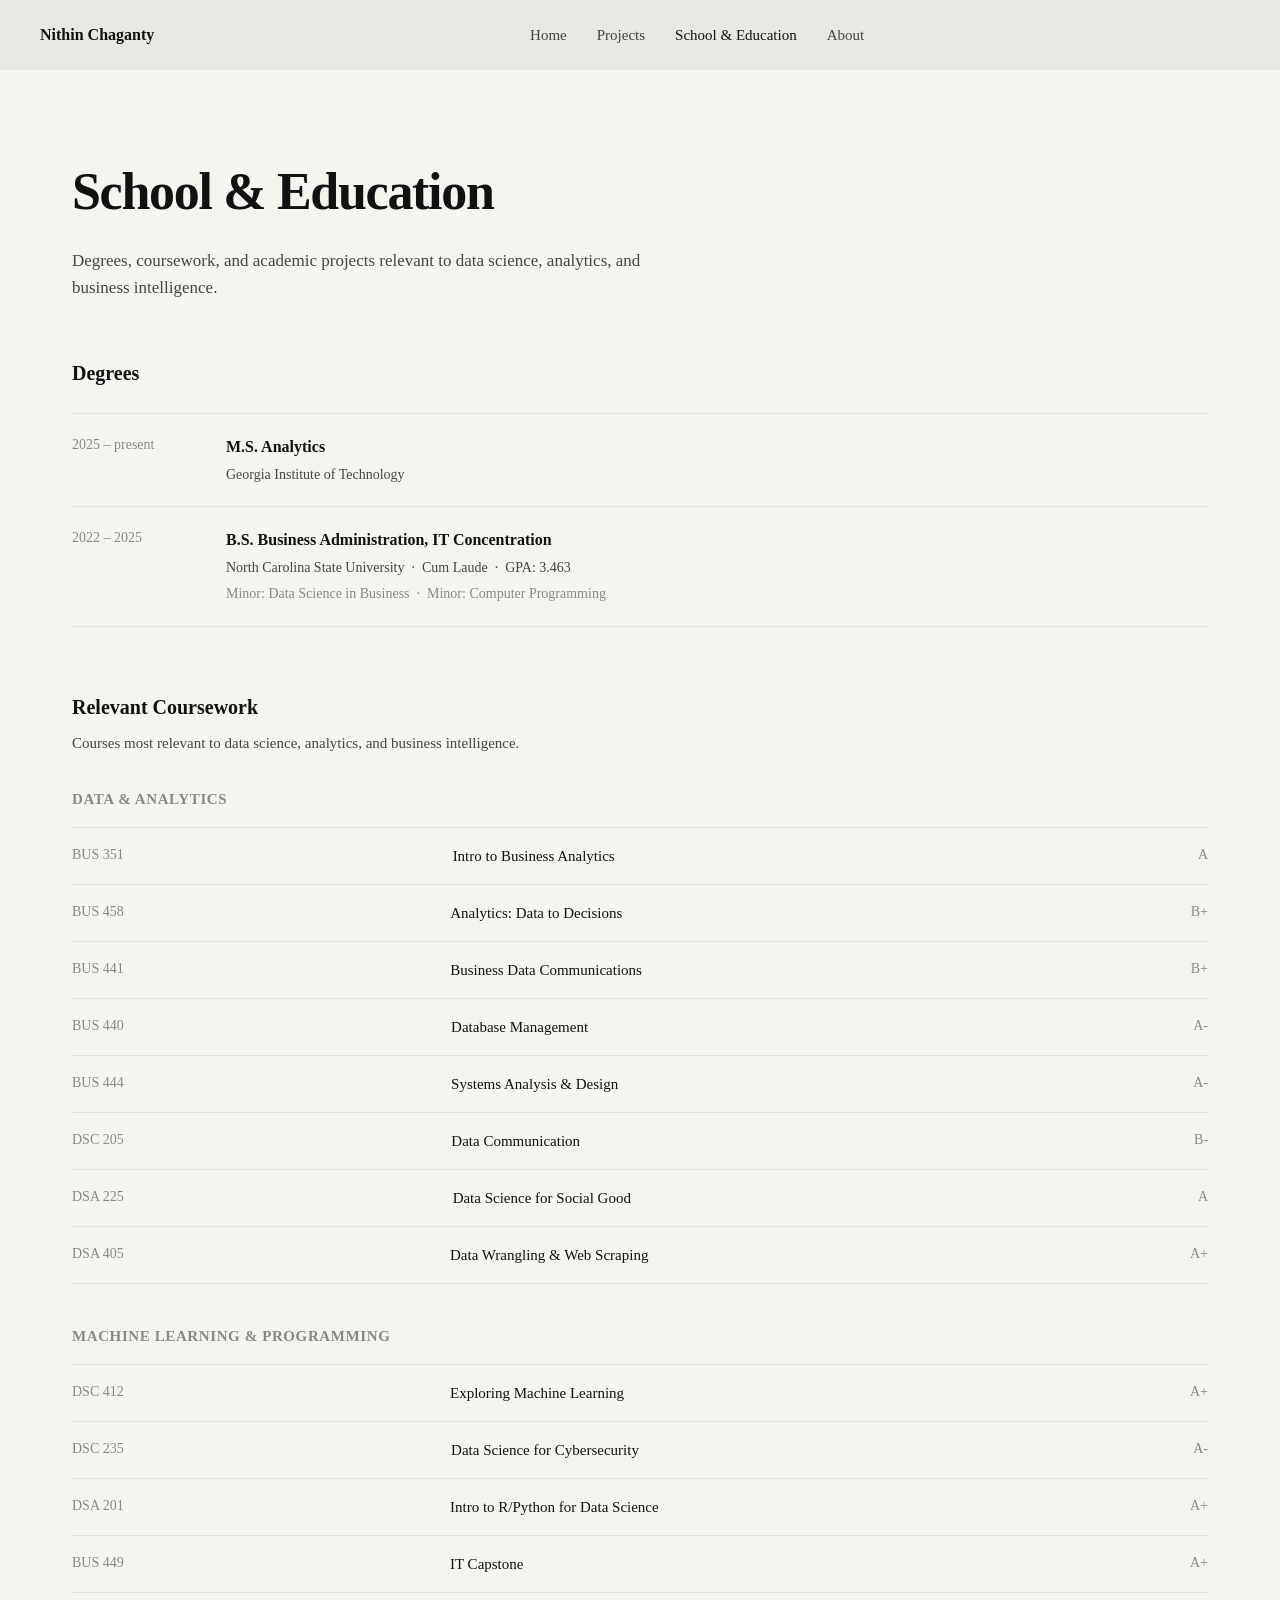
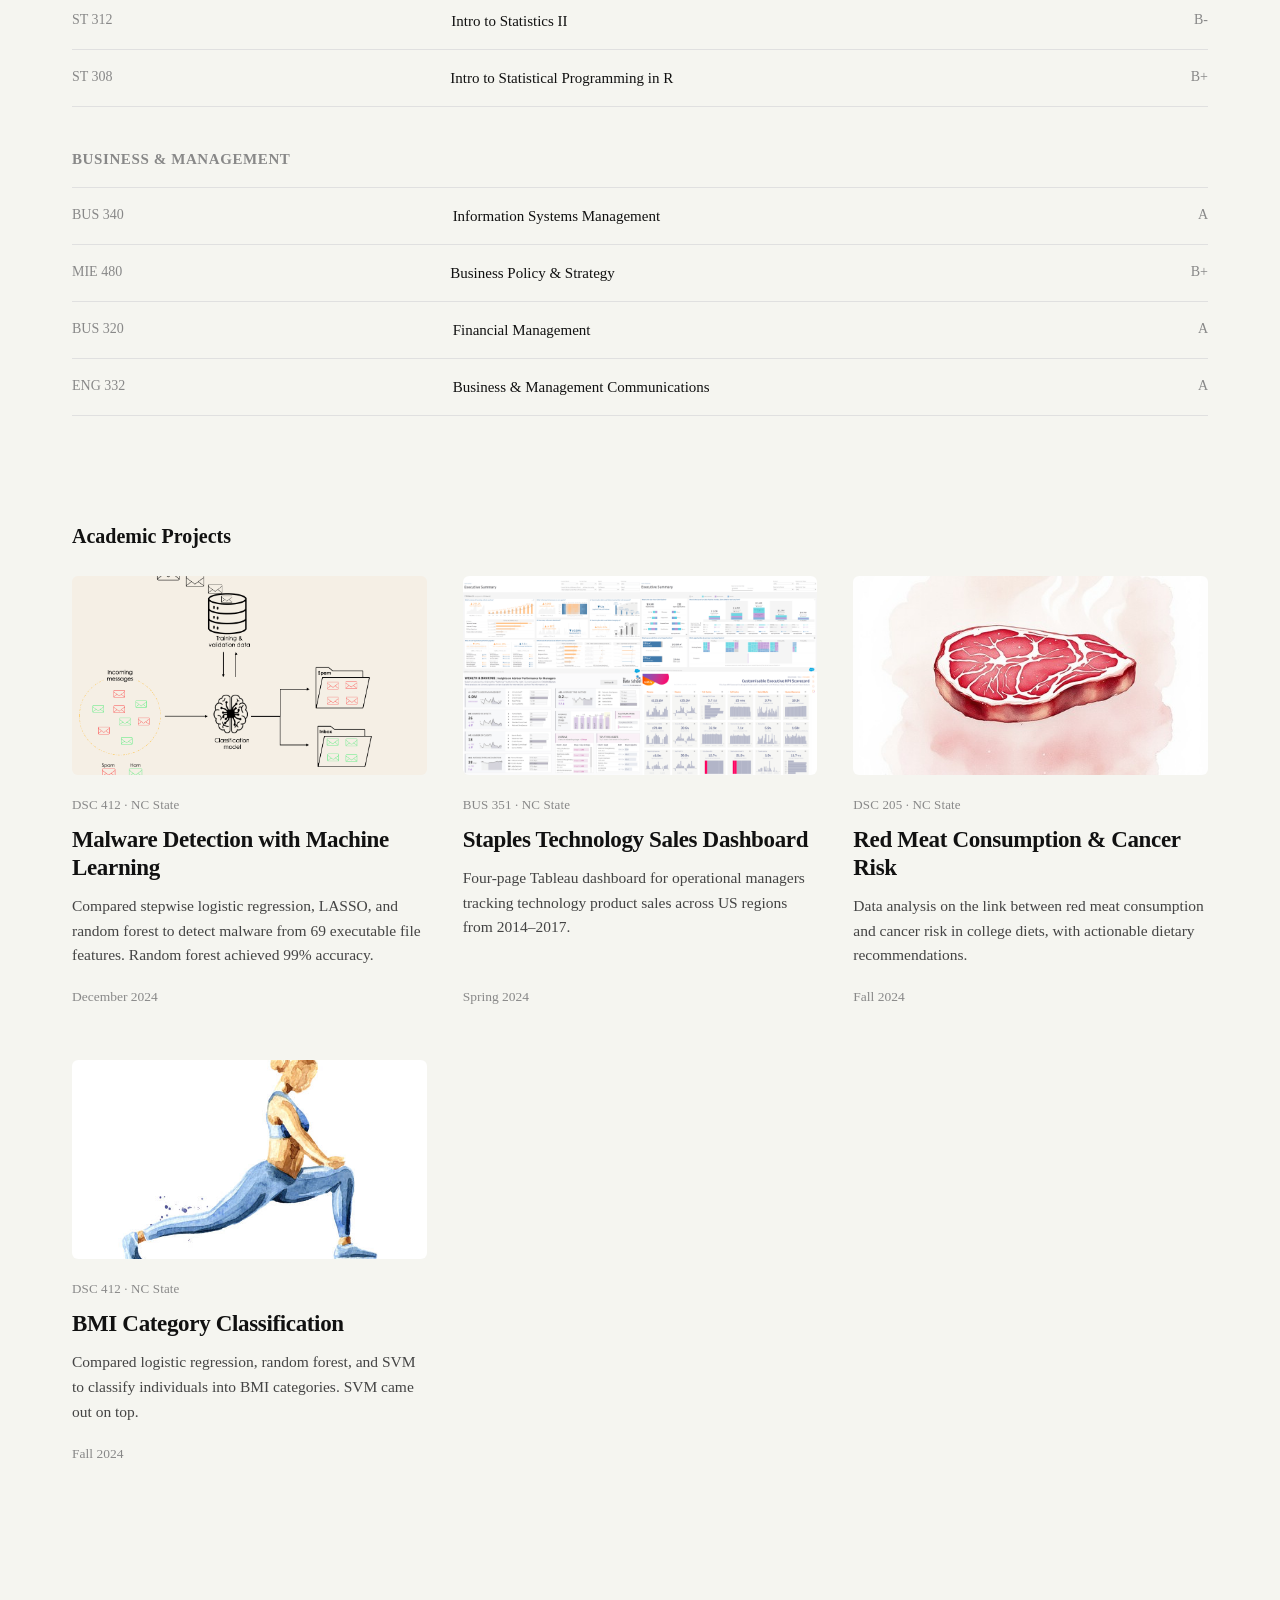
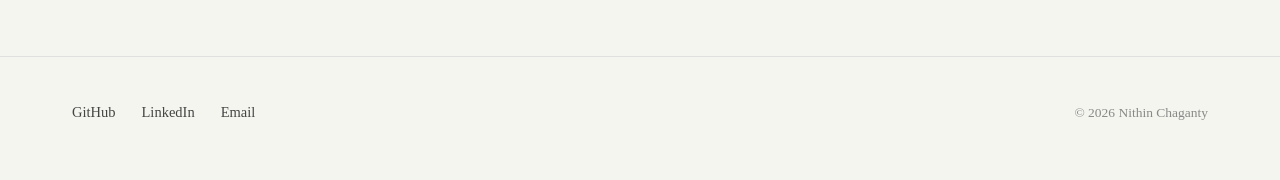
<file: school.html>
<!DOCTYPE html>
<html lang="en">
<head>
<meta charset="UTF-8">
<meta name="viewport" content="width=device-width, initial-scale=1.0">
<title>School & Education — Nithin Chaganty</title>
<meta name="description" content="Education and coursework of Nithin Chaganty.">
<link rel="stylesheet" href="style.css">
</head>
<body>

<header class="site-header">
  <div class="wrap header-inner">
    <a href="index.html" style="font-size:16px; font-weight:700; color:var(--text); text-decoration:none; white-space:nowrap;">Nithin Chaganty</a>
      <nav class="nav" id="nav">
      <a href="index.html">Home</a>
      <a href="projects.html">Projects</a>
      <a href="school.html">School &amp; Education</a>
      <a href="about.html">About</a>
    </nav>
    <div class="header-actions">
      <button class="nav-toggle" aria-label="Toggle navigation" aria-expanded="false" aria-controls="nav">☰</button>
      <button class="btn-subscribe" data-subscribe-open>Subscribe</button>
    </div>
  </div>
</header>

<main>
  <section class="page-head">
    <div class="wrap">
      <h1>School &amp; Education</h1>
      <p>Degrees, coursework, and academic projects relevant to data science, analytics, and business intelligence.</p>
    </div>
  </section>

  <div class="wrap">

    <!-- Education timeline -->
    <section style="padding-bottom:64px;">
      <h2 style="font-size:20px; font-weight:600; margin:0 0 24px;">Degrees</h2>
      <div style="border-top:1px solid var(--border);">

        <div style="display:flex; gap:24px; padding:20px 0; border-bottom:1px solid var(--border); flex-wrap:wrap;">
          <span style="color:var(--text-muted); font-size:14px; min-width:130px;">2025 – present</span>
          <div>
            <p style="margin:0 0 4px; font-size:16px; font-weight:600;">M.S. Analytics</p>
            <p style="margin:0; font-size:14px; color:var(--text-secondary);">Georgia Institute of Technology</p>
          </div>
        </div>

        <div style="display:flex; gap:24px; padding:20px 0; border-bottom:1px solid var(--border); flex-wrap:wrap;">
          <span style="color:var(--text-muted); font-size:14px; min-width:130px;">2022 – 2025</span>
          <div>
            <p style="margin:0 0 4px; font-size:16px; font-weight:600;">B.S. Business Administration, IT Concentration</p>
            <p style="margin:0 0 4px; font-size:14px; color:var(--text-secondary);">North Carolina State University &nbsp;·&nbsp; Cum Laude &nbsp;·&nbsp; GPA: 3.463</p>
            <p style="margin:0; font-size:14px; color:var(--text-muted);">Minor: Data Science in Business &nbsp;·&nbsp; Minor: Computer Programming</p>
          </div>
        </div>

      </div>
    </section>

    <!-- Relevant coursework -->
    <section style="padding-bottom:64px;">
      <h2 style="font-size:20px; font-weight:600; margin:0 0 8px;">Relevant Coursework</h2>
      <p style="font-size:15px; color:var(--text-secondary); margin:0 0 32px;">Courses most relevant to data science, analytics, and business intelligence.</p>

      <!-- Data & Analytics -->
      <h3 style="font-size:15px; font-weight:600; color:var(--text-muted); letter-spacing:0.04em; margin:0 0 16px;">DATA &amp; ANALYTICS</h3>
      <div style="border-top:1px solid var(--border); margin-bottom:40px;">

        <div style="display:grid; grid-template-columns:1fr 2fr auto; gap:16px; padding:16px 0; border-bottom:1px solid var(--border); align-items:start;">
          <span style="font-size:14px; color:var(--text-muted);">BUS 351</span>
          <span style="font-size:15px;">Intro to Business Analytics</span>
          <span style="font-size:14px; color:var(--text-muted);">A</span>
        </div>

        <div style="display:grid; grid-template-columns:1fr 2fr auto; gap:16px; padding:16px 0; border-bottom:1px solid var(--border); align-items:start;">
          <span style="font-size:14px; color:var(--text-muted);">BUS 458</span>
          <span style="font-size:15px;">Analytics: Data to Decisions</span>
          <span style="font-size:14px; color:var(--text-muted);">B+</span>
        </div>

        <div style="display:grid; grid-template-columns:1fr 2fr auto; gap:16px; padding:16px 0; border-bottom:1px solid var(--border); align-items:start;">
          <span style="font-size:14px; color:var(--text-muted);">BUS 441</span>
          <span style="font-size:15px;">Business Data Communications</span>
          <span style="font-size:14px; color:var(--text-muted);">B+</span>
        </div>

        <div style="display:grid; grid-template-columns:1fr 2fr auto; gap:16px; padding:16px 0; border-bottom:1px solid var(--border); align-items:start;">
          <span style="font-size:14px; color:var(--text-muted);">BUS 440</span>
          <span style="font-size:15px;">Database Management</span>
          <span style="font-size:14px; color:var(--text-muted);">A-</span>
        </div>

        <div style="display:grid; grid-template-columns:1fr 2fr auto; gap:16px; padding:16px 0; border-bottom:1px solid var(--border); align-items:start;">
          <span style="font-size:14px; color:var(--text-muted);">BUS 444</span>
          <span style="font-size:15px;">Systems Analysis &amp; Design</span>
          <span style="font-size:14px; color:var(--text-muted);">A-</span>
        </div>

        <div style="display:grid; grid-template-columns:1fr 2fr auto; gap:16px; padding:16px 0; border-bottom:1px solid var(--border); align-items:start;">
          <span style="font-size:14px; color:var(--text-muted);">DSC 205</span>
          <span style="font-size:15px;">Data Communication</span>
          <span style="font-size:14px; color:var(--text-muted);">B-</span>
        </div>

        <div style="display:grid; grid-template-columns:1fr 2fr auto; gap:16px; padding:16px 0; border-bottom:1px solid var(--border); align-items:start;">
          <span style="font-size:14px; color:var(--text-muted);">DSA 225</span>
          <span style="font-size:15px;">Data Science for Social Good</span>
          <span style="font-size:14px; color:var(--text-muted);">A</span>
        </div>

        <div style="display:grid; grid-template-columns:1fr 2fr auto; gap:16px; padding:16px 0; border-bottom:1px solid var(--border); align-items:start;">
          <span style="font-size:14px; color:var(--text-muted);">DSA 405</span>
          <span style="font-size:15px;">Data Wrangling &amp; Web Scraping</span>
          <span style="font-size:14px; color:var(--text-muted);">A+</span>
        </div>

      </div>

      <!-- Machine Learning & Programming -->
      <h3 style="font-size:15px; font-weight:600; color:var(--text-muted); letter-spacing:0.04em; margin:0 0 16px;">MACHINE LEARNING &amp; PROGRAMMING</h3>
      <div style="border-top:1px solid var(--border); margin-bottom:40px;">

        <div style="display:grid; grid-template-columns:1fr 2fr auto; gap:16px; padding:16px 0; border-bottom:1px solid var(--border); align-items:start;">
          <span style="font-size:14px; color:var(--text-muted);">DSC 412</span>
          <span style="font-size:15px;">Exploring Machine Learning</span>
          <span style="font-size:14px; color:var(--text-muted);">A+</span>
        </div>

        <div style="display:grid; grid-template-columns:1fr 2fr auto; gap:16px; padding:16px 0; border-bottom:1px solid var(--border); align-items:start;">
          <span style="font-size:14px; color:var(--text-muted);">DSC 235</span>
          <span style="font-size:15px;">Data Science for Cybersecurity</span>
          <span style="font-size:14px; color:var(--text-muted);">A-</span>
        </div>

        <div style="display:grid; grid-template-columns:1fr 2fr auto; gap:16px; padding:16px 0; border-bottom:1px solid var(--border); align-items:start;">
          <span style="font-size:14px; color:var(--text-muted);">DSA 201</span>
          <span style="font-size:15px;">Intro to R/Python for Data Science</span>
          <span style="font-size:14px; color:var(--text-muted);">A+</span>
        </div>

        <div style="display:grid; grid-template-columns:1fr 2fr auto; gap:16px; padding:16px 0; border-bottom:1px solid var(--border); align-items:start;">
          <span style="font-size:14px; color:var(--text-muted);">BUS 449</span>
          <span style="font-size:15px;">IT Capstone</span>
          <span style="font-size:14px; color:var(--text-muted);">A+</span>
        </div>

        <div style="display:grid; grid-template-columns:1fr 2fr auto; gap:16px; padding:16px 0; border-bottom:1px solid var(--border); align-items:start;">
          <span style="font-size:14px; color:var(--text-muted);">ST 312</span>
          <span style="font-size:15px;">Intro to Statistics II</span>
          <span style="font-size:14px; color:var(--text-muted);">B-</span>
        </div>

        <div style="display:grid; grid-template-columns:1fr 2fr auto; gap:16px; padding:16px 0; border-bottom:1px solid var(--border); align-items:start;">
          <span style="font-size:14px; color:var(--text-muted);">ST 308</span>
          <span style="font-size:15px;">Intro to Statistical Programming in R</span>
          <span style="font-size:14px; color:var(--text-muted);">B+</span>
        </div>

      </div>

      <!-- Business & Management -->
      <h3 style="font-size:15px; font-weight:600; color:var(--text-muted); letter-spacing:0.04em; margin:0 0 16px;">BUSINESS &amp; MANAGEMENT</h3>
      <div style="border-top:1px solid var(--border); margin-bottom:40px;">

        <div style="display:grid; grid-template-columns:1fr 2fr auto; gap:16px; padding:16px 0; border-bottom:1px solid var(--border); align-items:start;">
          <span style="font-size:14px; color:var(--text-muted);">BUS 340</span>
          <span style="font-size:15px;">Information Systems Management</span>
          <span style="font-size:14px; color:var(--text-muted);">A</span>
        </div>

        <div style="display:grid; grid-template-columns:1fr 2fr auto; gap:16px; padding:16px 0; border-bottom:1px solid var(--border); align-items:start;">
          <span style="font-size:14px; color:var(--text-muted);">MIE 480</span>
          <span style="font-size:15px;">Business Policy &amp; Strategy</span>
          <span style="font-size:14px; color:var(--text-muted);">B+</span>
        </div>

        <div style="display:grid; grid-template-columns:1fr 2fr auto; gap:16px; padding:16px 0; border-bottom:1px solid var(--border); align-items:start;">
          <span style="font-size:14px; color:var(--text-muted);">BUS 320</span>
          <span style="font-size:15px;">Financial Management</span>
          <span style="font-size:14px; color:var(--text-muted);">A</span>
        </div>

        <div style="display:grid; grid-template-columns:1fr 2fr auto; gap:16px; padding:16px 0; border-bottom:1px solid var(--border); align-items:start;">
          <span style="font-size:14px; color:var(--text-muted);">ENG 332</span>
          <span style="font-size:15px;">Business &amp; Management Communications</span>
          <span style="font-size:14px; color:var(--text-muted);">A</span>
        </div>

      </div>

    </section>

    <!-- Academic projects -->
    <section style="padding-bottom:96px;">
      <h2 style="font-size:20px; font-weight:600; margin:0 0 24px;">Academic Projects</h2>
      <div class="feed">

        <article class="post-card" data-tags="ncstate">
          <div class="thumb">
            <a href="https://github.com/Nithin-Chaganty/malware-detection-ml/blob/main/malware_detection_ml.ipynb" target="_blank" rel="noopener">
              <img src="images/66a2f1ebb5b625f74538ba66_668f07755b189f5d269ae3f2_Machine_learning_classification_illustration_for_the_email_a993b8df37.png" alt="Malware Detection" onerror="this.parentElement.innerHTML='&lt;span class=thumb-placeholder&gt;&lt;/span&gt;'">
            </a>
          </div>
          <p class="post-eyebrow">DSC 412 · NC State</p>
          <a class="post-title-link" href="https://github.com/Nithin-Chaganty/malware-detection-ml/blob/main/malware_detection_ml.ipynb" target="_blank" rel="noopener">
            <h2 class="post-title">Malware Detection with Machine Learning</h2>
          </a>
          <p class="post-excerpt">Compared stepwise logistic regression, LASSO, and random forest to detect malware from 69 executable file features. Random forest achieved 99% accuracy.</p>
          <p class="post-meta">December 2024</p>
        </article>

        <article class="post-card" data-tags="ncstate">
          <div class="thumb">
            <a href="staples-dashboard.html">
              <img src="images/Accelerators Collage.png" alt="Staples Dashboard" onerror="this.parentElement.innerHTML='&lt;span class=thumb-placeholder&gt;&lt;/span&gt;'">
            </a>
          </div>
          <p class="post-eyebrow">BUS 351 · NC State</p>
          <a class="post-title-link" href="staples-dashboard.html">
            <h2 class="post-title">Staples Technology Sales Dashboard</h2>
          </a>
          <p class="post-excerpt">Four-page Tableau dashboard for operational managers tracking technology product sales across US regions from 2014–2017.</p>
          <p class="post-meta">Spring 2024</p>
        </article>

        <article class="post-card" data-tags="ncstate">
          <div class="thumb">
            <a href="redmeat.html">
              <img src="images/watercolor-steak-art-stockcake.jpg" alt="Red Meat Consumption" onerror="this.parentElement.innerHTML='&lt;span class=thumb-placeholder&gt;&lt;/span&gt;'">
            </a>
          </div>
          <p class="post-eyebrow">DSC 205 · NC State</p>
          <a class="post-title-link" href="redmeat.html">
            <h2 class="post-title">Red Meat Consumption &amp; Cancer Risk</h2>
          </a>
          <p class="post-excerpt">Data analysis on the link between red meat consumption and cancer risk in college diets, with actionable dietary recommendations.</p>
          <p class="post-meta">Fall 2024</p>
        </article>

        <article class="post-card" data-tags="ncstate">
          <div class="thumb">
            <a href="https://github.com/Nithin-Chaganty/bmi-classification-ml/blob/main/FinalReport.ipynb" target="_blank" rel="noopener">
              <img src="images/istockphoto-1091779810-612x612.jpg" alt="BMI Classification" onerror="this.parentElement.innerHTML='&lt;span class=thumb-placeholder&gt;&lt;/span&gt;'">
            </a>
          </div>
          <p class="post-eyebrow">DSC 412 · NC State</p>
          <a class="post-title-link" href="https://github.com/Nithin-Chaganty/bmi-classification-ml/blob/main/FinalReport.ipynb" target="_blank" rel="noopener">
            <h2 class="post-title">BMI Category Classification</h2>
          </a>
          <p class="post-excerpt">Compared logistic regression, random forest, and SVM to classify individuals into BMI categories. SVM came out on top.</p>
          <p class="post-meta">Fall 2024</p>
        </article>

      </div>
    </section>

  </div>
</main>

<footer class="site-footer">
  <div class="wrap footer-inner">
    <div class="footer-links">
      <a href="https://github.com/Nithin-Chaganty" target="_blank" rel="noopener">GitHub</a>
      <a href="https://linkedin.com/in/nithin-chaganty" target="_blank" rel="noopener">LinkedIn</a>
      <a href="mailto:you@example.com">Email</a>
    </div>
    <p class="footer-copy">© 2026 Nithin Chaganty</p>
  </div>
</footer>

<div class="modal-backdrop" id="subscribe-modal" role="dialog" aria-modal="true" aria-labelledby="subscribe-title">
  <div class="modal">
    <button class="modal-close" data-subscribe-close aria-label="Close">&times;</button>
    <h2 id="subscribe-title">Get new posts by email</h2>
    <p>New projects and writing, sent when I publish. No spam.</p>
    <form action="https://formspree.io/f/YOUR_FORM_ID" method="POST">
      <input type="email" name="email" placeholder="name@example.com" required aria-label="Email address">
      <button type="submit" class="btn-subscribe">Subscribe</button>
    </form>
    <p class="modal-note">Unsubscribe anytime.</p>
  </div>
</div>

<script src="script.js"></script>
</body>
</html>
</file>
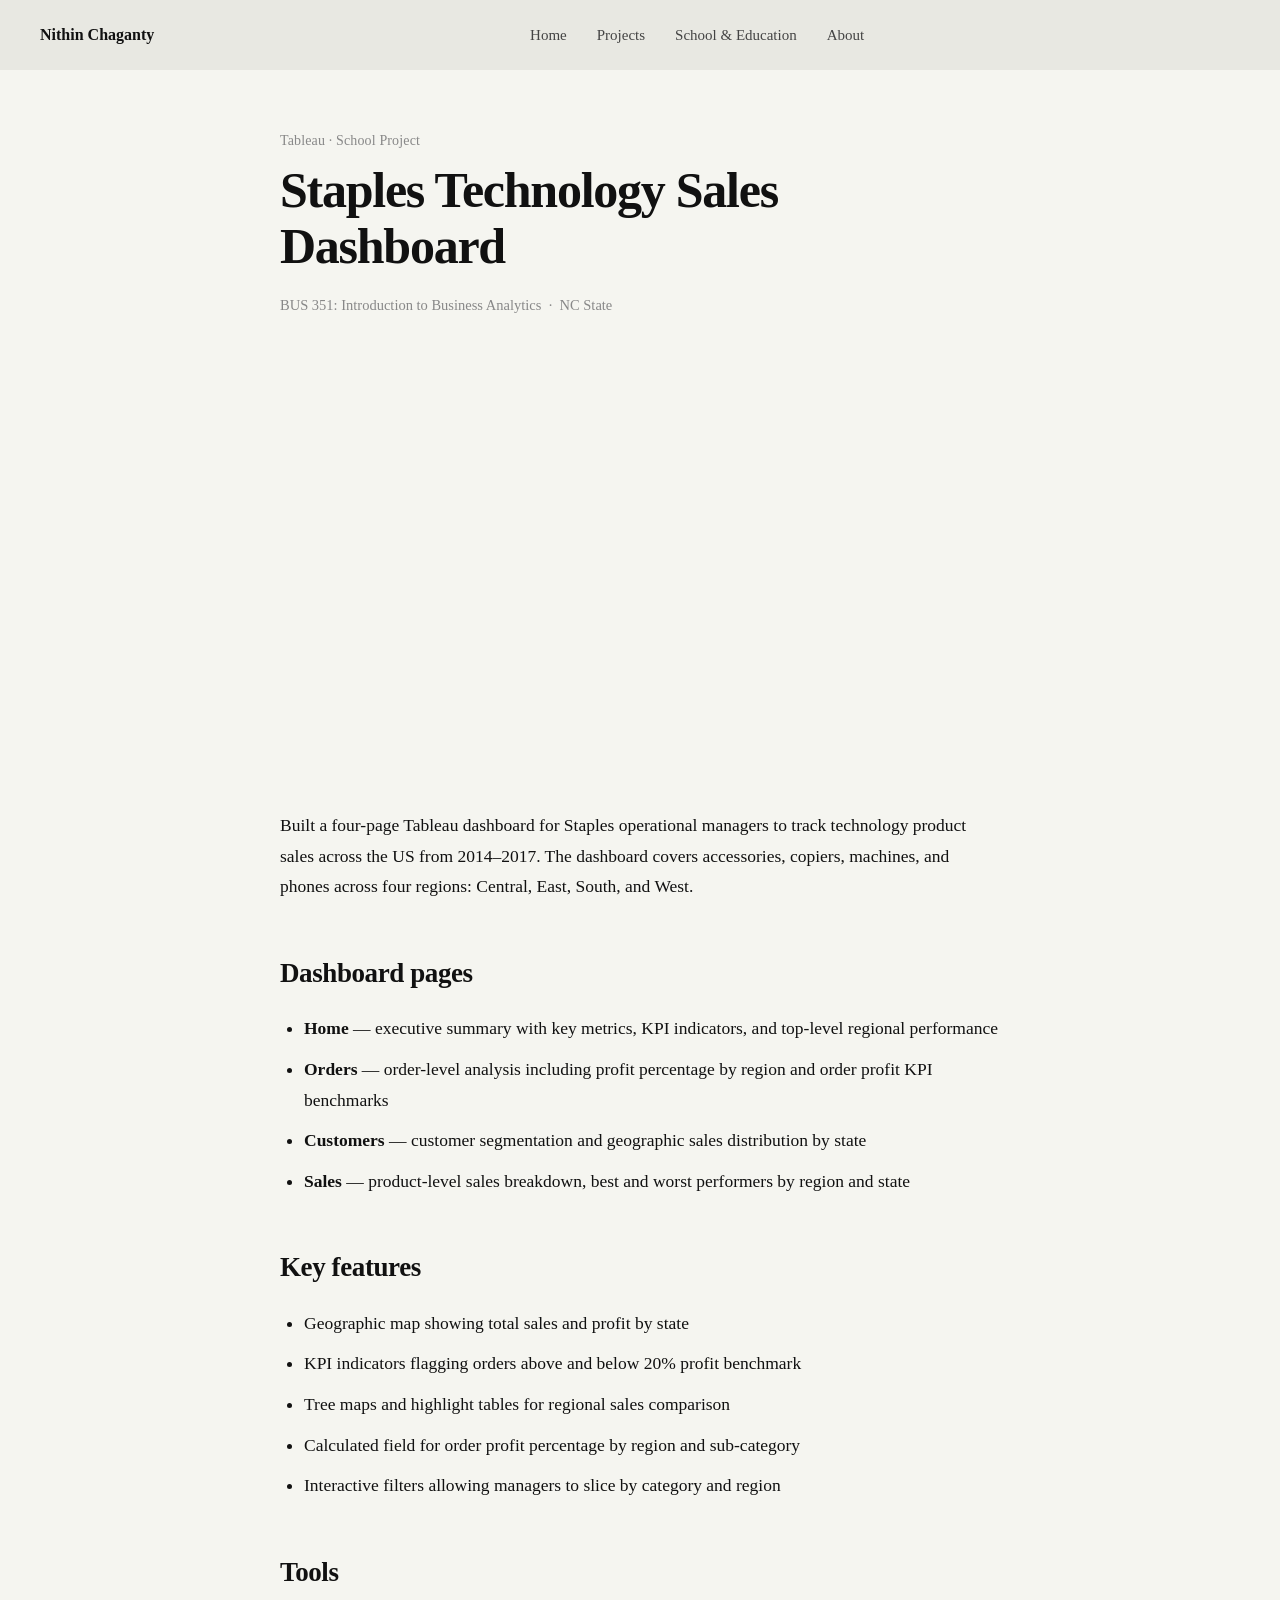
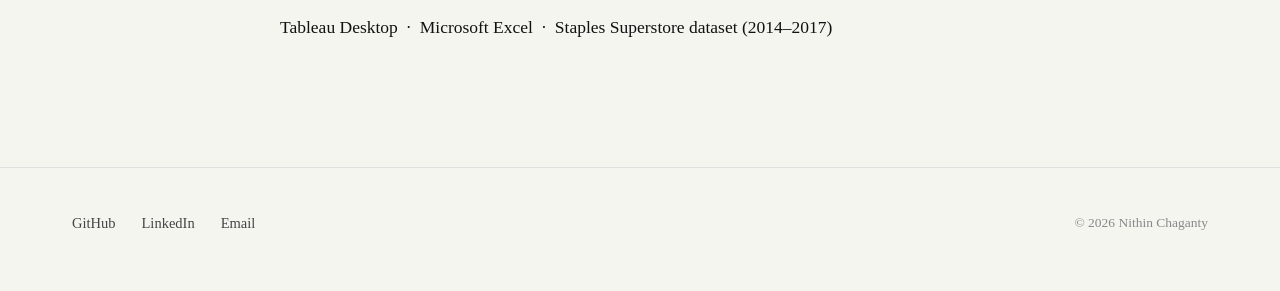
<file: staples-dashboard.html>
<!DOCTYPE html>
<html lang="en">
<head>
<meta charset="UTF-8">
<meta name="viewport" content="width=device-width, initial-scale=1.0">
<title>Staples Sales Dashboard — Nithin Chaganty</title>
<meta name="description" content="Tableau dashboard built for Staples technology sales data across US regions from 2014-2017.">
<link rel="stylesheet" href="style.css">
</head>
<body>

<header class="site-header">
  <div class="wrap header-inner">
    <a href="index.html" style="font-size:16px; font-weight:700; color:var(--text); text-decoration:none; white-space:nowrap;">Nithin Chaganty</a>
      <nav class="nav" id="nav">
      <a href="index.html">Home</a>
      <a href="projects.html">Projects</a>
      <a href="school.html">School &amp; Education</a>
      <a href="about.html">About</a>
    </nav>
    <div class="header-actions">
      <button class="nav-toggle" aria-label="Toggle navigation" aria-expanded="false" aria-controls="nav">☰</button>
      <button class="btn-subscribe" data-subscribe-open>Subscribe</button>
    </div>
  </div>
</header>

<main>
  <div class="wrap">
    <article class="article">

      <header class="article-head">
        <p class="post-eyebrow">Tableau · School Project</p>
        <h1>Staples Technology Sales Dashboard</h1>
        <p class="post-meta">BUS 351: Introduction to Business Analytics &nbsp;·&nbsp; NC State</p>
      </header>

      <div style="position:relative; padding-bottom:56.25%; height:0; margin-bottom:44px; border-radius:6px; overflow:hidden;">
        <iframe src="https://www.loom.com/embed/8cb1846a3eb4447aaaae0efed0cf2543" frameborder="0" allowfullscreen style="position:absolute; top:0; left:0; width:100%; height:100%;"></iframe>
      </div>

      <div class="article-body">

        <p>Built a four-page Tableau dashboard for Staples operational managers to track technology product sales across the US from 2014–2017. The dashboard covers accessories, copiers, machines, and phones across four regions: Central, East, South, and West.</p>

        <h2>Dashboard pages</h2>
        <ul>
          <li><strong>Home</strong> — executive summary with key metrics, KPI indicators, and top-level regional performance</li>
          <li><strong>Orders</strong> — order-level analysis including profit percentage by region and order profit KPI benchmarks</li>
          <li><strong>Customers</strong> — customer segmentation and geographic sales distribution by state</li>
          <li><strong>Sales</strong> — product-level sales breakdown, best and worst performers by region and state</li>
        </ul>

        <h2>Key features</h2>
        <ul>
          <li>Geographic map showing total sales and profit by state</li>
          <li>KPI indicators flagging orders above and below 20% profit benchmark</li>
          <li>Tree maps and highlight tables for regional sales comparison</li>
          <li>Calculated field for order profit percentage by region and sub-category</li>
          <li>Interactive filters allowing managers to slice by category and region</li>
        </ul>

        <h2>Tools</h2>
        <p>Tableau Desktop &nbsp;·&nbsp; Microsoft Excel &nbsp;·&nbsp; Staples Superstore dataset (2014–2017)</p>

      </div>
    </article>
  </div>
</main>

<footer class="site-footer">
  <div class="wrap footer-inner">
    <div class="footer-links">
      <a href="https://github.com/Nithin-Chaganty" target="_blank" rel="noopener">GitHub</a>
      <a href="https://linkedin.com/in/nithin-chaganty" target="_blank" rel="noopener">LinkedIn</a>
      <a href="mailto:you@example.com">Email</a>
    </div>
    <p class="footer-copy">© 2026 Nithin Chaganty</p>
  </div>
</footer>

<div class="modal-backdrop" id="subscribe-modal" role="dialog" aria-modal="true" aria-labelledby="subscribe-title">
  <div class="modal">
    <button class="modal-close" data-subscribe-close aria-label="Close">&times;</button>
    <h2 id="subscribe-title">Get new posts by email</h2>
    <p>New projects and writing, sent when I publish. No spam.</p>
    <form action="https://formspree.io/f/YOUR_FORM_ID" method="POST">
      <input type="email" name="email" placeholder="name@example.com" required aria-label="Email address">
      <button type="submit" class="btn-subscribe">Subscribe</button>
    </form>
    <p class="modal-note">Unsubscribe anytime.</p>
  </div>
</div>

<script src="script.js"></script>
</body>
</html>
</file>
<file: style.css>
/* ============================================================
   Shared styles — used by every page.
   Edit colors and fonts here once; the whole site follows.
   ============================================================ */

:root{
  --bg:#F5F5F0;
  --bg-raised:#FFFFFF;
  --text:#111111;
  --text-secondary:#444444;
  --text-muted:#888888;
  --border:#E0E0E0;
  --accent:#111111;
  --pill-bg:#111111;
  --pill-text:#FFFFFF;
  --font:Georgia,'Times New Roman',serif;
  --max-w:1200px;
  --radius:6px;
}

*{box-sizing:border-box;}
html{scroll-behavior:smooth;}
body{
  margin:0;
  background:var(--bg);
  color:var(--text);
  font-family:var(--font);
  font-size:16px;
  line-height:1.6;
  -webkit-font-smoothing:antialiased;
  -moz-osx-font-smoothing:grayscale;
}
img{max-width:100%; display:block;}
a{color:inherit; text-decoration:none;}

.wrap{max-width:var(--max-w); margin:0 auto; padding:0 32px;}
@media (max-width:640px){.wrap{padding:0 20px;}}

.sr-only{
  position:absolute; width:1px; height:1px; padding:0; margin:-1px;
  overflow:hidden; clip:rect(0,0,0,0); white-space:nowrap; border:0;
}

/* ---------------- header / nav ---------------- */
.site-header{
  position:sticky; top:0; z-index:60;
  background:#E8E8E2;
  backdrop-filter:blur(10px);
}
.header-inner{
  display:flex; align-items:center; justify-content:space-between;
  gap:24px; padding:22px 0;
}
.nav{display:flex; align-items:center; gap:30px; flex-wrap:wrap;}
.nav a{
  font-size:15px;
  font-weight:400;
  color:var(--text-secondary);
  transition:color .15s ease;
}
.nav a:hover{color:var(--text);}
.nav a.is-active{color:var(--text); font-weight:500;}

.header-actions{display:flex; align-items:center; gap:16px;}
.btn-subscribe{
  background:var(--pill-bg);
  color:var(--pill-text);
  font-family:var(--font);
  font-size:14.5px;
  font-weight:500;
  border:none;
  border-radius:999px;
  padding:11px 24px;
  cursor:pointer;
  transition:opacity .15s ease, transform .1s ease;
}
.btn-subscribe:hover{opacity:.85;}
.btn-subscribe:active{transform:scale(.97);}

.nav-toggle{
  display:none;
  background:none; border:none; color:var(--text);
  font-size:22px; cursor:pointer; padding:4px 8px;
}
@media (max-width:820px){
  .nav-toggle{display:block;}
  .nav{
    display:none;
    position:absolute; top:100%; left:0; right:0;
    flex-direction:column; align-items:flex-start; gap:0;
    background:var(--bg); border-top:1px solid var(--border);
    padding:8px 32px 20px;
  }
  .nav.is-open{display:flex;}
  .nav a{padding:12px 0; width:100%;}
}

/* ---------------- hero ---------------- */
.hero{padding:120px 0 100px; text-align:center;}
.hero h1{
  font-size:clamp(44px,7vw,74px);
  font-weight:700;
  letter-spacing:-0.03em;
  line-height:1.05;
  margin:0 0 18px;
}
.hero-tagline{
  font-size:clamp(18px,2.2vw,22px);
  color:var(--text-secondary);
  font-weight:400;
  margin:0;
}
.page-head{padding:80px 0 56px;}
.page-head h1{
  font-size:clamp(34px,5vw,52px);
  font-weight:700;
  letter-spacing:-0.025em;
  margin:0 0 14px;
}
.page-head p{
  font-size:17px;
  color:var(--text-secondary);
  max-width:620px;
  margin:0;
}

/* ---------------- featured post ---------------- */
.featured{
  display:grid;
  grid-template-columns:1.15fr 1fr;
  gap:48px;
  align-items:center;
  padding-bottom:72px;
}
@media (max-width:900px){.featured{grid-template-columns:1fr; gap:24px;}}
.featured .thumb{aspect-ratio:16/11;}
.featured .post-title{font-size:clamp(30px,3.6vw,44px); line-height:1.12;}
.featured .post-excerpt{font-size:17px; -webkit-line-clamp:3;}

/* ---------------- medium posts (2 col) ---------------- */
.feed-medium{
  display:grid;
  grid-template-columns:1fr 1fr;
  gap:36px;
  margin-bottom:52px;
}
.feed-medium .post-title{font-size:20px;}
.feed-medium .thumb{aspect-ratio:16/10;}
@media (max-width:700px){.feed-medium{grid-template-columns:1fr;}}

/* ---------------- post cards ---------------- */
.feed{
  display:grid;
  grid-template-columns:repeat(auto-fill,minmax(300px,1fr));
  gap:52px 36px;
  padding-bottom:96px;
}
.post-card{display:flex; flex-direction:column;}
.thumb{
  width:100%;
  aspect-ratio:16/9;
  border-radius:var(--radius);
  overflow:hidden;
  background:var(--bg-raised);
  margin-bottom:20px;
  display:flex; align-items:center; justify-content:center;
}
.thumb img{width:100%; height:100%; object-fit:cover;}
.thumb-placeholder{
  font-size:13px;
  color:var(--text-muted);
  letter-spacing:.02em;
}
.post-eyebrow{
  font-size:13px;
  font-weight:500;
  color:var(--text-muted);
  margin:0 0 10px;
  letter-spacing:.01em;
}
.post-title{
  font-size:23px;
  font-weight:700;
  letter-spacing:-0.015em;
  line-height:1.22;
  margin:0 0 12px;
}
.post-card a.post-title-link:hover .post-title,
.featured a.post-title-link:hover .post-title{color:var(--accent);}
.post-excerpt{
  font-size:15.5px;
  color:var(--text-secondary);
  margin:0 0 14px;
  display:-webkit-box;
  -webkit-line-clamp:3;
  -webkit-box-orient:vertical;
  overflow:hidden;
}
.post-meta{
  font-size:13.5px;
  color:var(--text-muted);
  margin:0;
  margin-top:auto;
  padding-top:4px;
}

/* ---------------- filter chips ---------------- */
.filters{display:flex; gap:10px; flex-wrap:wrap; padding-bottom:40px;}
.chip{
  background:transparent;
  border:1px solid var(--border);
  color:var(--text-secondary);
  font-family:var(--font);
  font-size:14px;
  border-radius:999px;
  padding:8px 18px;
  cursor:pointer;
  transition:border-color .15s ease, color .15s ease;
}
.chip:hover{border-color:var(--text-muted); color:var(--text);}
.chip.is-active{background:var(--text); border-color:var(--text); color:var(--bg); font-weight:500;}

/* ---------------- article page ---------------- */
.article{max-width:720px; margin:0 auto; padding:60px 0 100px;}
.article-head{margin-bottom:44px;}
.article-head .post-eyebrow{font-size:14px; color:#888888;}
.article-head h1{
  font-size:clamp(32px,4.6vw,50px);
  font-weight:700;
  letter-spacing:-0.025em;
  line-height:1.12;
  margin:0 0 16px;
}
.article-head .post-meta{font-size:14.5px;}
.article-hero{border-radius:var(--radius); overflow:hidden; margin-bottom:44px; background:var(--bg-raised);}
.article-body{font-size:17.5px; line-height:1.75; color:#111111;}
.article-body h2{font-size:27px; font-weight:700; letter-spacing:-0.015em; margin:48px 0 16px;}
.article-body h3{font-size:21px; font-weight:600; margin:36px 0 12px;}
.article-body p{margin:0 0 24px;}
.article-body ul,.article-body ol{margin:0 0 24px; padding-left:24px;}
.article-body li{margin-bottom:10px;}
.article-body a{color:var(--accent); text-decoration:underline; text-underline-offset:3px;}
.article-body blockquote{
  margin:32px 0;
  padding:4px 0 4px 22px;
  border-left:2px solid var(--accent);
  color:var(--text-secondary);
  font-style:italic;
}
.article-body img{border-radius:var(--radius); margin:32px 0;}
.article-body code{
  background:var(--bg-raised);
  padding:2px 7px;
  border-radius:4px;
  font-family:ui-monospace,SFMono-Regular,Menlo,monospace;
  font-size:.9em;
}
.article-body pre{
  background:var(--bg-raised);
  padding:20px 22px;
  border-radius:var(--radius);
  overflow-x:auto;
  margin:0 0 28px;
}
.article-body pre code{background:none; padding:0;}

/* ---------------- subscribe modal ---------------- */
.modal-backdrop{
  display:none;
  position:fixed; inset:0; z-index:100;
  background:rgba(0,0,0,.72);
  backdrop-filter:blur(3px);
  align-items:center; justify-content:center;
  padding:20px;
}
.modal-backdrop.is-open{display:flex;}
.modal{
  background:var(--bg-raised);
  border:1px solid var(--border);
  border-radius:12px;
  padding:36px 34px 32px;
  max-width:420px; width:100%;
  position:relative;
}
.modal h2{font-size:24px; font-weight:700; letter-spacing:-0.02em; margin:0 0 10px;}
.modal p{font-size:15px; color:var(--text-secondary); margin:0 0 22px;}
.modal-close{
  position:absolute; top:14px; right:16px;
  background:none; border:none; color:var(--text-muted);
  font-size:24px; line-height:1; cursor:pointer; padding:4px;
}
.modal-close:hover{color:var(--text);}
.modal input[type=email]{
  width:100%;
  background:var(--bg);
  border:1px solid var(--border);
  border-radius:var(--radius);
  color:var(--text);
  font-family:var(--font);
  font-size:15px;
  padding:13px 16px;
  margin-bottom:14px;
}
.modal input[type=email]:focus{outline:none; border-color:var(--accent);}
.modal .btn-subscribe{width:100%;}
.modal-note{font-size:13px; color:var(--text-muted); margin:16px 0 0;}

/* ---------------- footer ---------------- */
.site-footer{
  border-top:1px solid var(--border);
  padding:44px 0 56px;
}
.footer-inner{
  display:flex; align-items:center; justify-content:space-between;
  gap:20px; flex-wrap:wrap;
}
.footer-links{display:flex; gap:26px; flex-wrap:wrap;}
.footer-links a{font-size:14.5px; color:var(--text-secondary);}
.footer-links a:hover{color:var(--text);}
.footer-copy{font-size:13.5px; color:var(--text-muted); margin:0;}

/* ---------------- focus + motion ---------------- */
a:focus-visible,button:focus-visible,input:focus-visible{
  outline:2px solid var(--accent);
  outline-offset:3px;
  border-radius:3px;
}
@media (prefers-reduced-motion:reduce){
  *{animation:none !important; transition:none !important;}
  html{scroll-behavior:auto;}
}
.btn-subscribe, .modal-backdrop { display: none !important; }
</file>
